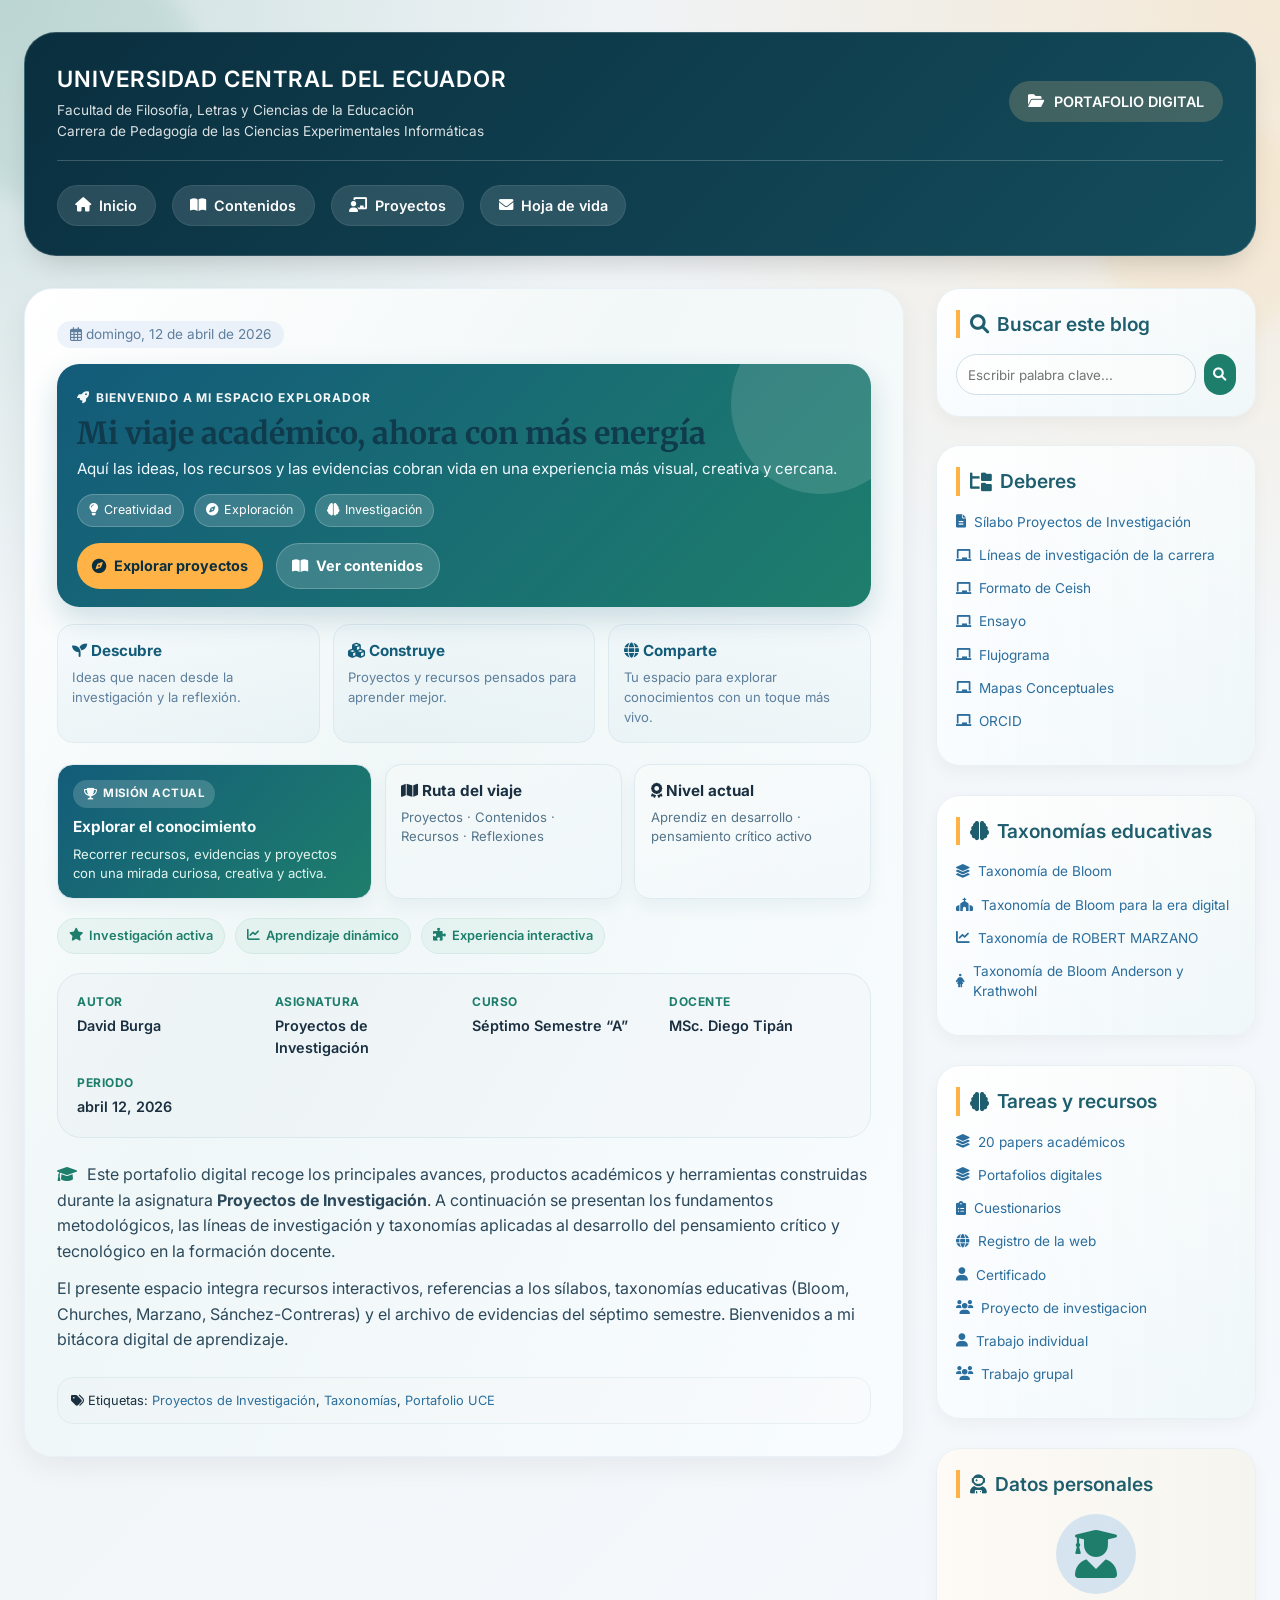
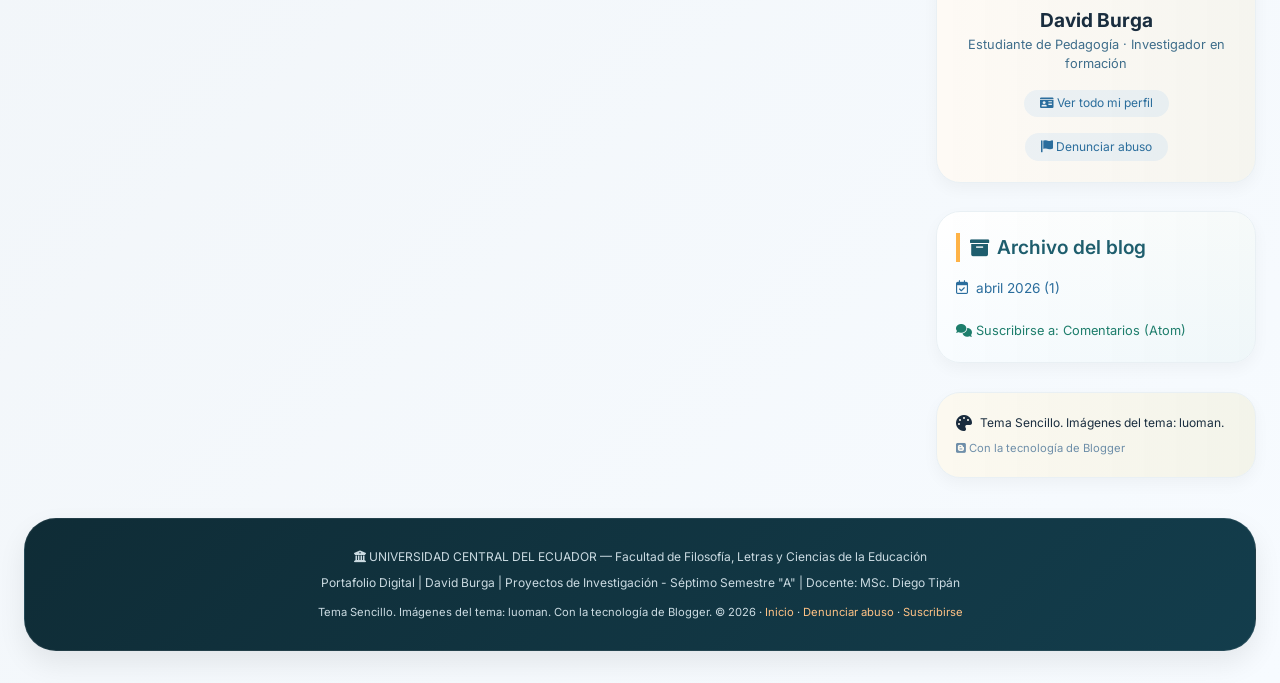
<file: index.html>
<!DOCTYPE html>
<html lang="es">
<head>
  <meta charset="UTF-8">
  <meta name="viewport" content="width=device-width, initial-scale=1.0, viewport-fit=cover">
  <meta name="description" content="Portafolio digital de David Burga - Proyectos de Investigación, UCE. Evidencias, taxonomías y recursos académicos.">
  <title>Explora mi viaje de investigación | David Burga | UCE</title>
  <!-- Google Fonts & Font Awesome 6 -->
  <link href="https://fonts.googleapis.com/css2?family=Inter:opsz,wght@14..32,300;14..32,400;14..32,500;14..32,600;14..32,700&family=Merriweather:ital,wght@0,400;0,700;1,400&display=swap" rel="stylesheet">
  <link rel="stylesheet" href="https://cdnjs.cloudflare.com/ajax/libs/font-awesome/6.0.0-beta3/css/all.min.css">
  <style>
    * {
      margin: 0;
      padding: 0;
      box-sizing: border-box;
    }

    body {
      background:
        radial-gradient(circle at top left, rgba(30,126,108,0.16), transparent 24%),
        radial-gradient(circle at top right, rgba(255,179,71,0.2), transparent 26%),
        linear-gradient(135deg, #eef2f5 0%, #f7fbff 100%);
      font-family: 'Inter', sans-serif;
      color: #1a2c3e;
      line-height: 1.5;
      min-height: 100vh;
    }

    .background-orbs {
      position: fixed;
      inset: 0;
      pointer-events: none;
      overflow: hidden;
      z-index: 0;
    }

    .orb {
      position: absolute;
      border-radius: 50%;
      filter: blur(10px);
      opacity: 0.5;
      animation: float 7s ease-in-out infinite;
    }

    .orb.one {
      width: 260px;
      height: 260px;
      background: rgba(30,126,108,0.18);
      top: -50px;
      left: -60px;
    }

    .orb.two {
      width: 220px;
      height: 220px;
      background: rgba(255,179,71,0.16);
      top: 120px;
      right: -40px;
      animation-duration: 9s;
    }

    .orb.three {
      width: 180px;
      height: 180px;
      background: rgba(19,91,122,0.16);
      bottom: -40px;
      left: 30%;
      animation-duration: 8s;
    }

    @keyframes float {
      0%, 100% { transform: translateY(0px) scale(1); }
      50% { transform: translateY(-16px) scale(1.04); }
    }

    .blog-wrapper {
      max-width: 1400px;
      margin: 2rem auto;
      padding: 0 1.5rem;
      position: relative;
      z-index: 1;
    }

    /* HEADER INSTITUCIONAL */
    .main-header {
      background: linear-gradient(135deg, #0a2f3f 0%, #144d5c 100%);
      border-radius: 2rem;
      padding: 1.8rem 2rem;
      margin-bottom: 2rem;
      box-shadow: 0 15px 30px -12px rgba(0,0,0,0.2);
      color: white;
      position: relative;
      overflow: hidden;
      border: 1px solid rgba(255,255,255,0.16);
    }

    .main-header::before {
      content: '';
      position: absolute;
      inset: 0;
      background: linear-gradient(120deg, transparent 0%, rgba(255,255,255,0.16) 45%, transparent 100%);
      transform: translateX(-100%);
      animation: shimmer 6s linear infinite;
      pointer-events: none;
    }

    @keyframes shimmer {
      100% { transform: translateX(100%); }
    }

    .uni-badge {
      display: flex;
      flex-wrap: wrap;
      justify-content: space-between;
      align-items: center;
      gap: 1rem;
      margin-bottom: 1.5rem;
      border-bottom: 1px solid rgba(255,255,255,0.2);
      padding-bottom: 1.2rem;
    }

    .uni-title h1 {
      font-size: 1.4rem;
      letter-spacing: 1px;
      font-weight: 600;
    }

    .uni-title p {
      font-size: 0.85rem;
      opacity: 0.85;
      margin-top: 0.3rem;
    }

    .portafolio-tag {
      background: rgba(255,215,150,0.2);
      backdrop-filter: blur(4px);
      padding: 0.6rem 1.2rem;
      border-radius: 60px;
      font-weight: 600;
      font-size: 0.9rem;
      display: flex;
      gap: 10px;
      align-items: center;
    }

    .nav-links {
      display: flex;
      flex-wrap: wrap;
      gap: 1rem;
      margin-top: 0.5rem;
    }

    .nav-links a {
      color: white;
      text-decoration: none;
      background: rgba(255,255,255,0.12);
      padding: 0.6rem 1.15rem;
      border-radius: 999px;
      font-weight: 600;
      transition: all 0.2s ease;
      font-size: 0.9rem;
      display: inline-flex;
      align-items: center;
      gap: 8px;
      box-shadow: inset 0 0 0 1px rgba(255,255,255,0.08);
    }

    .nav-links a:hover {
      background: #ffb347;
      color: #0a2f3f;
      transform: translateY(-2px);
      box-shadow: 0 8px 18px rgba(255,179,71,0.18);
    }

    /* GRID PRINCIPAL */
    .grid-container {
      display: grid;
      grid-template-columns: 1fr 320px;
      gap: 2rem;
    }

    /* POST CARD */
    .post-card {
      background: linear-gradient(145deg, #ffffff 0%, #f8fcff 100%);
      border-radius: 1.8rem;
      padding: 2rem;
      box-shadow: 0 10px 28px rgba(0,0,0,0.06);
      transition: transform 0.2s ease, box-shadow 0.2s ease;
      border: 1px solid #e8f1f7;
      position: relative;
      overflow: hidden;
    }

    .post-card::before {
      content: '';
      position: absolute;
      inset: 0;
      background: linear-gradient(120deg, transparent 0%, rgba(30,126,108,0.05) 40%, transparent 100%);
      pointer-events: none;
    }

    .post-card:hover {
      transform: translateY(-3px);
      box-shadow: 0 16px 32px rgba(0,0,0,0.08);
    }

    .post-meta {
      margin-bottom: 1rem;
    }

    .post-date {
      font-size: 0.85rem;
      color: #5f7f9e;
      background: #eef3fc;
      padding: 0.2rem 0.8rem;
      border-radius: 30px;
      display: inline-block;
    }

    .post-title {
      font-size: 1.9rem;
      font-weight: 700;
      font-family: 'Merriweather', serif;
      margin-bottom: 1.5rem;
      color: #0f3b4c;
      line-height: 1.2;
    }

    .info-academica {
      background: #f8fafd;
      border-radius: 1.5rem;
      padding: 1.2rem;
      margin: 1.2rem 0;
      border: 1px solid #e2edf2;
    }

    .info-grid {
      display: grid;
      grid-template-columns: repeat(auto-fit, minmax(150px, 1fr));
      gap: 1rem;
    }

    .info-item strong {
      color: #1e7e6c;
      font-size: 0.75rem;
      text-transform: uppercase;
      letter-spacing: 0.5px;
      display: block;
    }

    .info-item p {
      font-weight: 600;
      margin-top: 4px;
      font-size: 0.9rem;
    }

    .description-text {
      margin: 1.5rem 0;
      font-size: 1rem;
      color: #2c475b;
      line-height: 1.6;
    }

    .description-text i {
      margin-right: 6px;
    }

    .hero-banner {
      background: linear-gradient(135deg, #135b7a 0%, #1e7e6c 100%);
      border-radius: 1.4rem;
      padding: 1.25rem 1.25rem 1.1rem;
      color: white;
      margin-bottom: 1.1rem;
      box-shadow: 0 12px 28px rgba(19, 91, 122, 0.18);
      position: relative;
      overflow: hidden;
    }

    .hero-banner::after {
      content: '';
      position: absolute;
      width: 180px;
      height: 180px;
      background: rgba(255,255,255,0.13);
      border-radius: 50%;
      right: -40px;
      top: -50px;
      pointer-events: none;
    }

    .hero-eyebrow {
      display: inline-flex;
      align-items: center;
      gap: 6px;
      font-size: 0.75rem;
      font-weight: 700;
      letter-spacing: 0.08em;
      text-transform: uppercase;
      opacity: 0.95;
      margin-bottom: 0.55rem;
    }

    .hero-badges {
      display: flex;
      flex-wrap: wrap;
      gap: 0.6rem;
      margin-top: 0.8rem;
    }

    .hero-badge {
      background: rgba(255,255,255,0.16);
      border: 1px solid rgba(255,255,255,0.2);
      padding: 0.4rem 0.7rem;
      border-radius: 999px;
      font-size: 0.78rem;
      display: inline-flex;
      align-items: center;
      gap: 6px;
    }

    .hero-cta {
      display: flex;
      flex-wrap: wrap;
      gap: 0.8rem;
      margin-top: 1rem;
    }

    .hero-btn {
      text-decoration: none;
      padding: 0.7rem 0.95rem;
      border-radius: 999px;
      font-weight: 700;
      font-size: 0.9rem;
      display: inline-flex;
      align-items: center;
      gap: 8px;
      transition: transform 0.2s ease;
    }

    .hero-btn:hover {
      transform: translateY(-2px);
    }

    .hero-btn.primary {
      background: #ffb347;
      color: #0a2f3f;
    }

    .hero-btn.secondary {
      background: rgba(255,255,255,0.16);
      color: white;
      border: 1px solid rgba(255,255,255,0.22);
    }

    .mini-grid {
      display: grid;
      grid-template-columns: repeat(3, minmax(0, 1fr));
      gap: 0.8rem;
      margin: 1rem 0 1.3rem;
    }

    .mini-card {
      background: linear-gradient(180deg, #f9fcff 0%, #f2f8fb 100%);
      border: 1px solid #e5eef5;
      border-radius: 1rem;
      padding: 0.9rem;
      box-shadow: inset 0 1px 0 rgba(255,255,255,0.7);
      transition: transform 0.2s ease, box-shadow 0.2s ease, border-color 0.2s ease;
    }

    .mini-card:hover {
      transform: translateY(-2px);
      box-shadow: 0 10px 20px rgba(19, 91, 122, 0.08);
      border-color: #b8ddec;
    }

    .mini-card h3 {
      font-size: 0.95rem;
      color: #135b7a;
      margin-bottom: 0.35rem;
    }

    .mini-card p {
      font-size: 0.82rem;
      color: #5f7f9e;
    }

    .quest-board {
      display: grid;
      grid-template-columns: 1.2fr 0.9fr 0.9fr;
      gap: 0.8rem;
      margin: 1rem 0 1.2rem;
    }

    .quest-card {
      background: linear-gradient(145deg, #ffffff 0%, #f7fbff 100%);
      border: 1px solid #e5eef5;
      border-radius: 1rem;
      padding: 0.95rem;
      box-shadow: 0 8px 16px rgba(19, 91, 122, 0.06);
    }

    .quest-card.featured {
      background: linear-gradient(135deg, #135b7a 0%, #1e7e6c 100%);
      color: white;
    }

    .quest-card h3 {
      font-size: 0.95rem;
      margin-bottom: 0.35rem;
    }

    .quest-card p {
      font-size: 0.82rem;
      color: #56748b;
      line-height: 1.45;
    }

    .quest-card.featured p {
      color: #ebf9f3;
    }

    .status-pill {
      display: inline-flex;
      align-items: center;
      gap: 6px;
      padding: 0.35rem 0.65rem;
      border-radius: 999px;
      background: rgba(255,255,255,0.18);
      font-size: 0.72rem;
      font-weight: 700;
      margin-bottom: 0.5rem;
      text-transform: uppercase;
      letter-spacing: 0.04em;
    }

    .journey-strip {
      display: flex;
      flex-wrap: wrap;
      gap: 0.6rem;
      margin-top: 1rem;
    }

    .journey-chip {
      display: inline-flex;
      align-items: center;
      gap: 6px;
      padding: 0.45rem 0.7rem;
      border-radius: 999px;
      font-size: 0.8rem;
      color: #1e7e6c;
      background: #eef8f6;
      border: 1px solid #dcefe8;
      font-weight: 600;
    }

    /* SIDEBAR */
    .sidebar {
      display: flex;
      flex-direction: column;
      gap: 1.8rem;
    }

    .widget {
      background: linear-gradient(180deg, #ffffff 0%, #f8fcff 100%);
      border-radius: 1.5rem;
      padding: 1.3rem 1.2rem;
      box-shadow: 0 6px 16px rgba(0,0,0,0.04);
      border: 1px solid #e9f0f4;
      position: relative;
      overflow: hidden;
    }

    .widget::before {
      content: '';
      position: absolute;
      inset: 0;
      background: linear-gradient(90deg, transparent 0%, rgba(30,126,108,0.04) 100%);
      pointer-events: none;
    }

    .widget h3 {
      font-size: 1.2rem;
      font-weight: 600;
      margin-bottom: 1rem;
      display: flex;
      align-items: center;
      gap: 8px;
      color: #1f5e6e;
      border-left: 4px solid #ffb347;
      padding-left: 10px;
    }

    .search-box {
      display: flex;
      gap: 8px;
    }

    .search-box input {
      flex: 1;
      padding: 0.7rem;
      border: 1px solid #cfdfe8;
      border-radius: 60px;
      font-family: 'Inter', sans-serif;
      outline: none;
      transition: 0.2s;
    }

    .search-box input:focus {
      border-color: #1e7e6c;
    }

    .search-box button {
      background: #1e7e6c;
      border: none;
      color: white;
      width: 42px;
      border-radius: 60px;
      cursor: pointer;
      transition: background 0.2s;
    }

    .search-box button:hover {
      background: #0f5e50;
    }

    .contenidos-list, .taxo-list, .archive-list {
      list-style: none;
    }

    .contenidos-list li, .taxo-list li, .archive-list li {
      margin-bottom: 0.8rem;
    }

    .contenidos-list a, .taxo-list a, .archive-list a {
      text-decoration: none;
      color: #2c6e9e;
      display: flex;
      align-items: center;
      gap: 8px;
      font-size: 0.85rem;
      transition: 0.2s;
    }

    .contenidos-list a:hover, .taxo-list a:hover {
      color: #ff8c42;
      transform: translateX(4px);
    }

    .profile-card {
      text-align: center;
      background: #fefaf5;
    }
    .avatar {
      background: #d9e6f2;
      width: 80px;
      height: 80px;
      border-radius: 50%;
      display: flex;
      align-items: center;
      justify-content: center;
      margin: 0 auto 12px;
      color: #1e7e6c;
    }
    .profile-card h4 {
      font-size: 1.2rem;
    }
    .profile-links {
      margin-top: 1rem;
      display: flex;
      justify-content: center;
      gap: 1rem;
      flex-wrap: wrap;
    }
    .profile-links a {
      font-size: 0.75rem;
      text-decoration: none;
      background: #eef2f5;
      padding: 0.3rem 1rem;
      border-radius: 40px;
      color: #2c6e9e;
    }
    .subscribe-link {
      display: inline-block;
      margin-top: 10px;
      font-size: 0.8rem;
      color: #1e7e6c;
      text-decoration: none;
    }

    .footer-blog {
      margin-top: 2.5rem;
      background: linear-gradient(135deg, #0f2c36 0%, #133d4c 100%);
      color: #cbdbe2;
      text-align: center;
      padding: 1.8rem;
      border-radius: 2rem;
      font-size: 0.75rem;
      box-shadow: 0 12px 28px rgba(0,0,0,0.08);
      border: 1px solid rgba(255,255,255,0.08);
    }
    .footer-blog a {
      color: #ffc285;
      text-decoration: none;
    }
    .footer-blog a:hover {
      text-decoration: underline;
    }

    /* Etiquetas y pequeños detalles */
    .description-text a, .post-card a {
      color: #1e7e6c;
      text-decoration: none;
    }

    @media (max-width: 800px) {
      .grid-container {
        grid-template-columns: 1fr;
      }
      .blog-wrapper {
        padding: 0 1rem;
      }
      .post-title {
        font-size: 1.5rem;
      }
      .uni-title h1 {
        font-size: 1rem;
      }
      .mini-grid {
        grid-template-columns: 1fr;
      }
      .quest-board {
        grid-template-columns: 1fr;
      }
    }
  </style>
</head>
<body>
<div class="background-orbs">
  <div class="orb one"></div>
  <div class="orb two"></div>
  <div class="orb three"></div>
</div>
<div class="blog-wrapper">
  <!-- header institucional -->
  <header class="main-header">
    <div class="uni-badge">
      <div class="uni-title">
        <h1>UNIVERSIDAD CENTRAL DEL ECUADOR</h1>
        <p>Facultad de Filosofía, Letras y Ciencias de la Educación<br> Carrera de Pedagogía de las Ciencias Experimentales Informáticas</p>
      </div>
      <div class="portafolio-tag">
        <i class="fas fa-folder-open"></i> <span>PORTAFOLIO DIGITAL</span>
      </div>
    </div>
    <div class="nav-links">
      <a href="https://drackgamer17.github.io/pyi/"><i class="fas fa-home"></i> Inicio</a>
      <a href="https://drackgamer17.github.io/pyi/contenidos"><i class="fas fa-book-open"></i> Contenidos</a>
      <a href="https://drackgamer17.github.io/pyi/proyecto.html"><i class="fas fa-chalkboard-user"></i> Proyectos</a>
      <a href="https://drackgamer17.github.io/pyi/perfil"><i class="fas fa-envelope"></i> Hoja de vida</a>
    </div>
  </header>

  <!-- main grid: post principal + barra lateral -->
  <div class="grid-container">
    <!-- COLUMNA IZQUIERDA: entrada blog -->
    <main>
      <article class="post-card">
        <div class="post-meta">
          <span class="post-date"><i class="far fa-calendar-alt"></i> domingo, 12 de abril de 2026</span>
        </div>

        <div class="hero-banner">
          <p class="hero-eyebrow"><i class="fas fa-rocket"></i> Bienvenido a mi espacio explorador</p>
          <h2 class="post-title" style="margin-bottom: 0.4rem;">Mi viaje académico, ahora con más energía</h2>
          <p style="font-size: 0.95rem; color: #eff9ff;">Aquí las ideas, los recursos y las evidencias cobran vida en una experiencia más visual, creativa y cercana.</p>
          <div class="hero-badges">
            <span class="hero-badge"><i class="fas fa-lightbulb"></i> Creatividad</span>
            <span class="hero-badge"><i class="fas fa-compass"></i> Exploración</span>
            <span class="hero-badge"><i class="fas fa-brain"></i> Investigación</span>
          </div>
          <div class="hero-cta">
            <a class="hero-btn primary" href="proyecto.html"><i class="fas fa-compass"></i> Explorar proyectos</a>
            <a class="hero-btn secondary" href="contenidos.html"><i class="fas fa-book-open"></i> Ver contenidos</a>
          </div>
        </div>

        <div class="mini-grid">
          <div class="mini-card">
            <h3><i class="fas fa-seedling"></i> Descubre</h3>
            <p>Ideas que nacen desde la investigación y la reflexión.</p>
          </div>
          <div class="mini-card">
            <h3><i class="fas fa-cubes"></i> Construye</h3>
            <p>Proyectos y recursos pensados para aprender mejor.</p>
          </div>
          <div class="mini-card">
            <h3><i class="fas fa-globe"></i> Comparte</h3>
            <p>Tu espacio para explorar conocimientos con un toque más vivo.</p>
          </div>
        </div>

        <div class="quest-board">
          <div class="quest-card featured">
            <div class="status-pill"><i class="fas fa-trophy"></i> Misión actual</div>
            <h3>Explorar el conocimiento</h3>
            <p>Recorrer recursos, evidencias y proyectos con una mirada curiosa, creativa y activa.</p>
          </div>
          <div class="quest-card">
            <h3><i class="fas fa-map"></i> Ruta del viaje</h3>
            <p>Proyectos · Contenidos · Recursos · Reflexiones</p>
          </div>
          <div class="quest-card">
            <h3><i class="fas fa-award"></i> Nivel actual</h3>
            <p>Aprendiz en desarrollo · pensamiento crítico activo</p>
          </div>
        </div>

        <div class="journey-strip">
          <span class="journey-chip"><i class="fas fa-star"></i> Investigación activa</span>
          <span class="journey-chip"><i class="fas fa-chart-line"></i> Aprendizaje dinámico</span>
          <span class="journey-chip"><i class="fas fa-puzzle-piece"></i> Experiencia interactiva</span>
        </div>
        
        <div class="info-academica">
          <div class="info-grid">
            <div class="info-item"><strong>AUTOR</strong><p>David Burga</p></div>
            <div class="info-item"><strong>ASIGNATURA</strong><p>Proyectos de Investigación</p></div>
            <div class="info-item"><strong>CURSO</strong><p>Séptimo Semestre “A”</p></div>
            <div class="info-item"><strong>DOCENTE</strong><p>MSc. Diego Tipán</p></div>
            <div class="info-item"><strong>PERIODO</strong><p>abril 12, 2026</p></div>
          </div>
        </div>

        <div class="description-text">
          <p><i class="fas fa-graduation-cap" style="color:#1e7e6c;"></i> Este portafolio digital recoge los principales avances, productos académicos y herramientas construidas durante la asignatura <strong>Proyectos de Investigación</strong>. A continuación se presentan los fundamentos metodológicos, las líneas de investigación y taxonomías aplicadas al desarrollo del pensamiento crítico y tecnológico en la formación docente.</p>
          <p style="margin-top: 12px;">El presente espacio integra recursos interactivos, referencias a los sílabos, taxonomías educativas (Bloom, Churches, Marzano, Sánchez-Contreras) y el archivo de evidencias del séptimo semestre. Bienvenidos a mi bitácora digital de aprendizaje.</p>
        </div>

        <div style="margin-top: 1.5rem; font-size: 0.8rem; background:#f9fbfd; padding:0.8rem; border-radius:1rem; border:1px solid #e9f0f4;">
          <i class="fas fa-tags"></i> Etiquetas: <a href="#" style="color:#2c6e9e;">Proyectos de Investigación</a>, <a href="#" style="color:#2c6e9e;">Taxonomías</a>, <a href="#" style="color:#2c6e9e;">Portafolio UCE</a>
        </div>
      </article>
    </main>

    <!-- SIDEBAR mejorado sin enlaces rotos -->
    <aside class="sidebar">
      <div class="widget">
        <h3><i class="fas fa-search"></i> Buscar este blog</h3>
        <div class="search-box">
          <input type="text" placeholder="Escribir palabra clave..." aria-label="Buscar">
          <button aria-label="Buscar"><i class="fas fa-search"></i></button>
        </div>
      </div>

      <div class="widget">
        <h3><i class="fas fa-folder-tree"></i> Deberes</h3>
        <ul class="contenidos-list">
          <li><a href="https://drive.google.com/file/d/1t7Lj-R3OksJccdHIILRH9F65GdnZhEfA/view?usp=drive_link" target="_blank" rel="noopener"><i class="fas fa-file-alt"></i> Sílabo Proyectos de Investigación</a></li>
          <li><a href="https://drive.google.com/file/d/1Rm3MMBVq7rDy52YGpIwNsqoS1AtHbpjQ/view?usp=drive_link" target="_blank" rel="noopener"><i class="fas fa-chalkboard"></i> Líneas de investigación de la carrera</a></li>
          <li><a href="https://docs.google.com/document/d/1cMwmVBAXyPz440ENgQzS0Ck112_7zCUi/edit?usp=sharing&ouid=104832997962757612112&rtpof=true&sd=true" target="_blank" rel="noopener"><i class="fas fa-chalkboard"></i> Formato de Ceish</a></li>
          <li><a href="https://drive.google.com/file/d/1AKEJ0E4o187z-P74waFSIov5vOUY6Hoy/view?usp=sharing" target="_blank" rel="noopener"><i class="fas fa-chalkboard"></i> Ensayo</a></li>
          <li><a href="https://canva.link/5vdg8emf0b8y3rb" target="_blank" rel="noopener"><i class="fas fa-chalkboard"></i> Flujograma</a></li>
          <li><a href="https://drive.google.com/file/d/1LzB2R9wMpWjBp9FAdtW3TW_E2rtG-DtL/view?usp=sharing" target="_blank" rel="noopener"><i class="fas fa-chalkboard"></i> Mapas Conceptuales</a></li>
          <li><a href="https://drive.google.com/file/d/14M3kUhoTo5kqGcKUm_DwA9N6jUgLoK44/view?usp=sharing" target="_blank" rel="noopener"><i class="fas fa-chalkboard"></i> ORCID</a></li>
        </ul>
      </div>

      <div class="widget">
        <h3><i class="fas fa-brain"></i> Taxonomías educativas</h3>
        <ul class="taxo-list">
          <li><a href="https://drive.google.com/file/d/1A1AIRip7r0zSRIeEjxJnT6CIb3THP2K_/view?usp=sharing" target="_blank" rel="noopener"><i class="fas fa-layer-group"></i> Taxonomía de Bloom</a></li>
          <li><a href="https://drive.google.com/file/d/1YmLHzMNJfLg2WhDmHxytyLPuHwU-g4jb/view?usp=sharing" target="_blank" rel="noopener"><i class="fas fa-church"></i> Taxonomía de Bloom para la era digital</a></li>
          <li><a href="https://drive.google.com/file/d/1etFlv0DIbnYZFoRHfGlGEONSNH_mp4K1/view?usp=sharing" target="_blank" rel="noopener"><i class="fas fa-chart-line"></i> Taxonomía de ROBERT MARZANO</a></li>
          <li><a href="https://drive.google.com/file/d/1FDpXrAiu7VWa39_EpIAAbnVrDpyOxRbc/view?usp=sharing" target="_blank" rel="noopener"><i class="fas fa-female"></i> Taxonomía de Bloom Anderson y Krathwohl</a></li>
        </ul>
      </div>
    
      <div class="widget">
        <h3><i class="fas fa-brain"></i> Tareas y recursos</h3>
        <ul class="taxo-list">
          <li><a href="https://drive.google.com/drive/folders/1GiZVNaT_Cv4s0NdOU0Jur3ElstMS1gLC?usp=sharing" target="_blank" rel="noopener"><i class="fas fa-layer-group"></i> 20 papers académicos</a></li>
          <li><a href="https://drackgamer17.github.io/pyi/"><i class="fas fa-layer-group"></i> Portafolios digitales</a></li>
          <li><a href="https://drive.google.com/drive/folders/1BvsRUwsj76m7owR13y7jkL30TurNZ9Bh?usp=sharing" target="_blank" rel="noopener"><i class="fas fa-clipboard-list"></i> Cuestionarios</a></li>
          <li><a href="https://drive.google.com/file/d/1LzB2R9wMpWjBp9FAdtW3TW_E2rtG-DtL/view?usp=sharing" target="_blank" rel="noopener"><i class="fas fa-globe"></i> Registro de la web</a></li>
          <li><a href="https://drive.google.com/file/d/1vQInUquWXNdBBhGg0Nm3bz_glA4blmCH/view?usp=sharing" target="_blank" rel="noopener"><i class="fas fa-user"></i> Certificado</a></li>
          <li><a href="https://1drv.ms/w/c/edf1631ba650a211/IQBks-k5QNMPQrapkRRsL7neAbm94ih7189TZTS-LJURU-o?e=4UCEuG" target="_blank" rel="noopener"><i class="fas fa-users"></i> Proyecto de investigacion</a></li>
          <li><a href="https://drive.google.com/file/d/1oVX7BojB2JkPBbNEQaRjZfQm-sBgcvPe/view?usp=sharing" target="_blank" rel="noopener"><i class="fas fa-user"></i> Trabajo individual</a></li>
          <li><a href="https://drive.google.com/file/d/1-4gsjSHMXnkXW4UsbetzrsXCBN4byRWI/view?usp=sharing" target="_blank" rel="noopener"><i class="fas fa-users"></i> Trabajo grupal</a></li>
        </ul>
      </div>

      <div class="widget profile-card">
        <h3><i class="fas fa-user-astronaut"></i> Datos personales</h3>
        <div class="avatar">
          <i class="fas fa-user-graduate fa-3x"></i>
        </div>
        <h4>David Burga</h4>
        <p style="font-size: 0.8rem; color: #406e8c;">Estudiante de Pedagogía · Investigador en formación</p>
        <div class="profile-links">
          <a href="https://drackgamer17.github.io/pyi/perfil"><i class="fas fa-id-card"></i> Ver todo mi perfil</a>
          <a href="#"><i class="fas fa-flag"></i> Denunciar abuso</a>
        </div>
      </div>

      <div class="widget">
        <h3><i class="fas fa-archive"></i> Archivo del blog</h3>
        <ul class="archive-list">
          <li><a href="#"><i class="far fa-calendar-check"></i> abril 2026 (1)</a></li>
        </ul>
        <div style="margin-top: 12px;">
          <a href="#" class="subscribe-link"><i class="fas fa-comments"></i> Suscribirse a: Comentarios (Atom)</a>
        </div>
      </div>

      <div class="widget" style="background:#fcf9f0;">
        <div style="display:flex; align-items:center; gap:8px;">
          <i class="fas fa-palette"></i> <span style="font-size:0.75rem;">Tema Sencillo. Imágenes del tema: luoman.</span>
        </div>
        <div style="margin-top: 8px; font-size:0.7rem; color:#6f8faa;">
          <i class="fab fa-blogger"></i> Con la tecnología de Blogger
        </div>
      </div>
    </aside>
  </div>

  <footer class="footer-blog">
    <div><i class="fas fa-university"></i> UNIVERSIDAD CENTRAL DEL ECUADOR — Facultad de Filosofía, Letras y Ciencias de la Educación</div>
    <div style="margin-top: 8px;">Portafolio Digital | David Burga | Proyectos de Investigación - Séptimo Semestre "A" | Docente: MSc. Diego Tipán</div>
    <div style="margin-top: 12px; font-size: 0.7rem;">Tema Sencillo. Imágenes del tema: luoman. Con la tecnología de Blogger. © 2026 · <a href="#">Inicio</a> · <a href="#">Denunciar abuso</a> · <a href="#">Suscribirse</a></div>
  </footer>
</div>
</body>
</html>
</file>
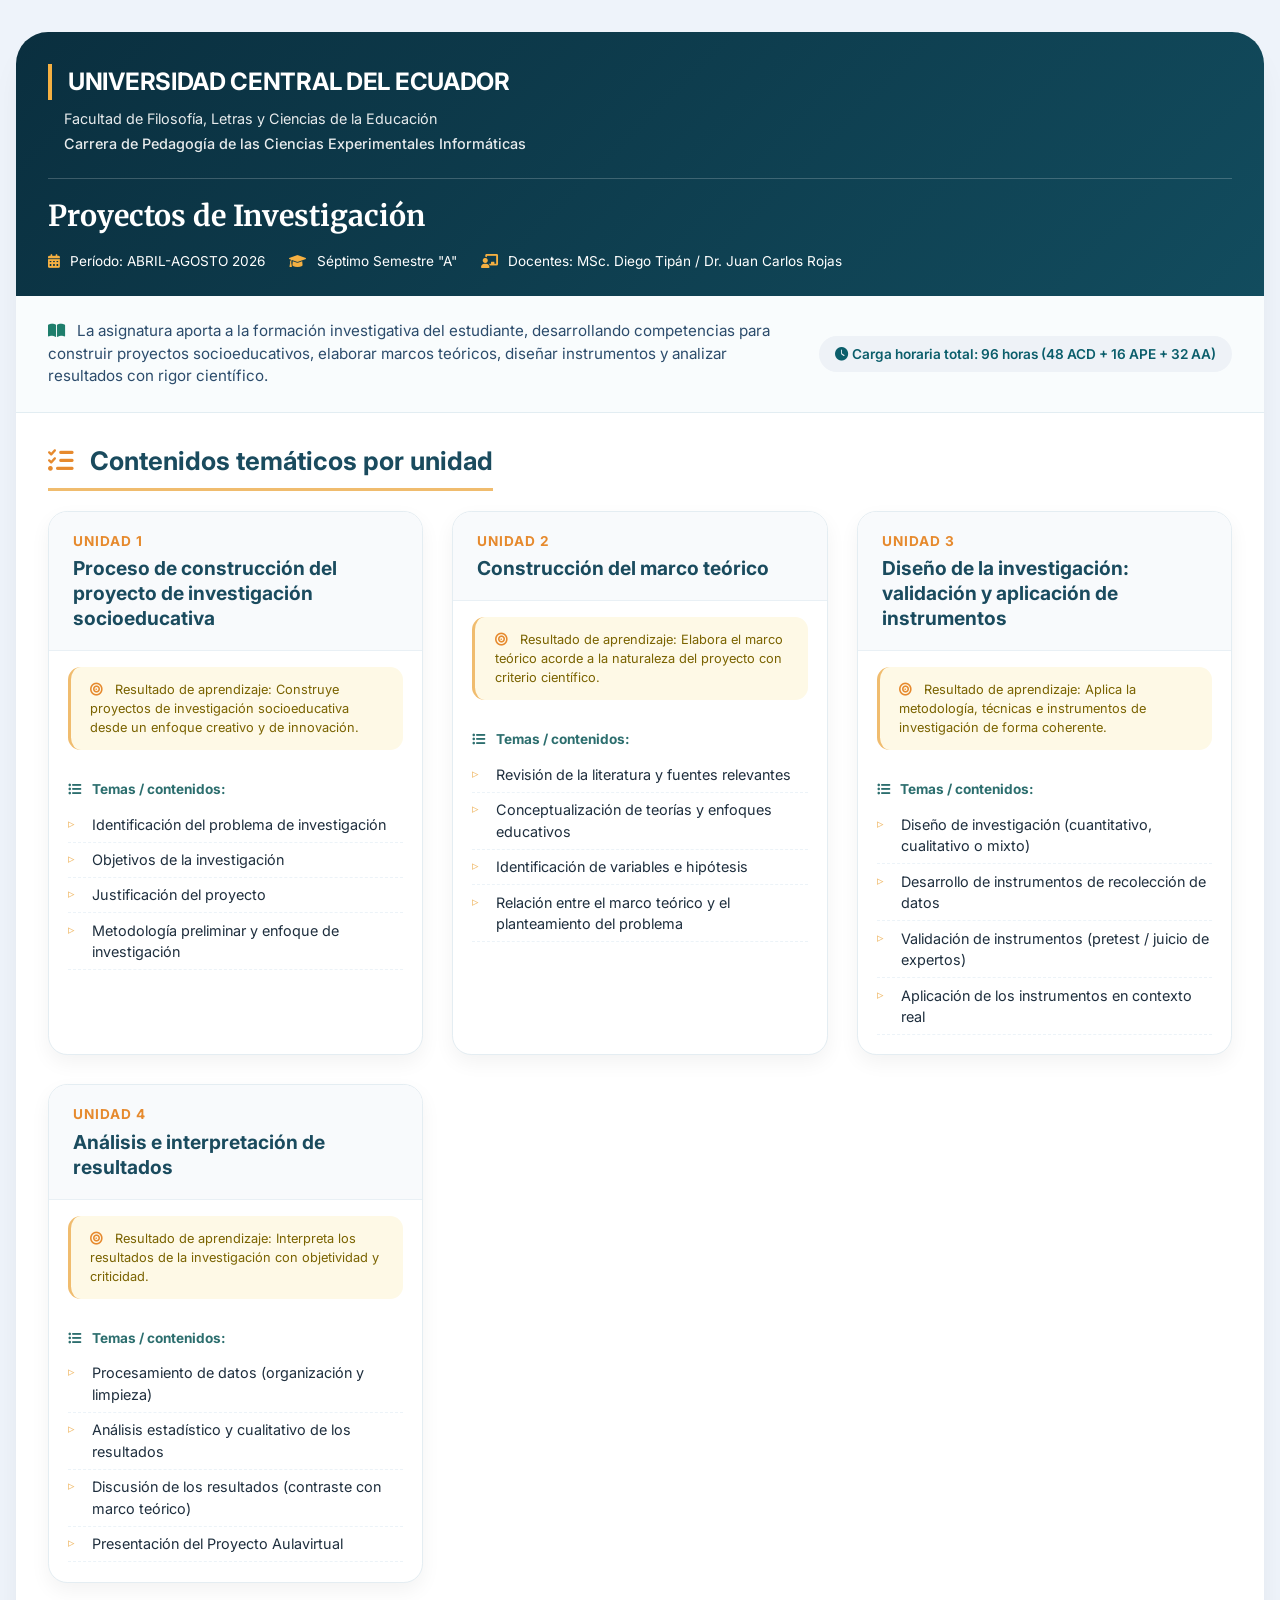
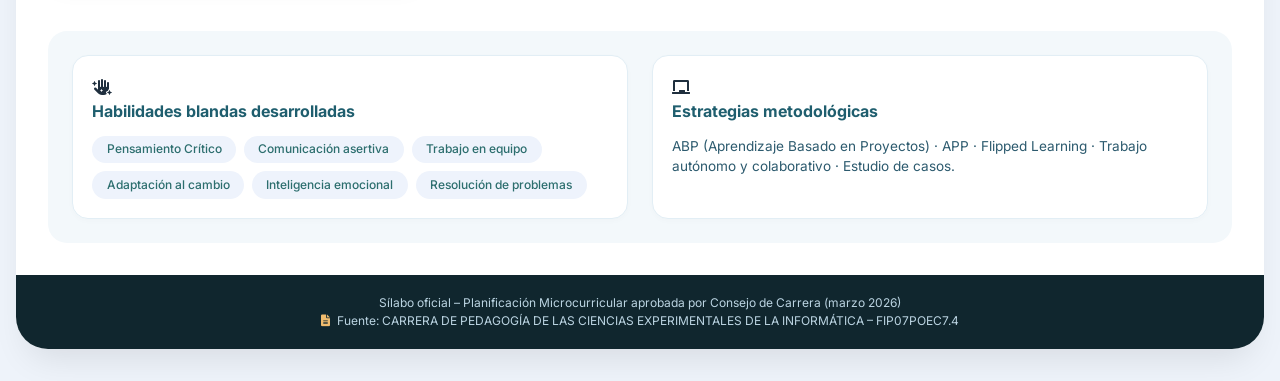
<file: contenidos.html>
<!DOCTYPE html>
<html lang="es">
<head>
  <meta charset="UTF-8">
  <meta name="viewport" content="width=device-width, initial-scale=1.0">
  <title>Contenidos - Proyectos de Investigación | UCE</title>
  <!-- Google Fonts + Font Awesome -->
  <link href="https://fonts.googleapis.com/css2?family=Inter:opsz,wght@14..32,400;14..32,500;14..32,600;14..32,700&family=Merriweather:wght@400;700&display=swap" rel="stylesheet">
  <link rel="stylesheet" href="https://cdnjs.cloudflare.com/ajax/libs/font-awesome/6.0.0-beta3/css/all.min.css">
  <link rel="stylesheet" href="contenidos.css">
</head>
<body>
  <div class="page-container">
    <!-- Encabezado institucional -->
    <header class="academic-header">
      <div class="university">
        <h1>UNIVERSIDAD CENTRAL DEL ECUADOR</h1>
        <p>Facultad de Filosofía, Letras y Ciencias de la Educación</p>
        <p class="career">Carrera de Pedagogía de las Ciencias Experimentales Informáticas</p>
      </div>
      <div class="course-info">
        <h2>Proyectos de Investigación</h2>
        <div class="details">
          <span><i class="fas fa-calendar-alt"></i> Período: ABRIL-AGOSTO 2026</span>
          <span><i class="fas fa-graduation-cap"></i> Séptimo Semestre "A"</span>
          <span><i class="fas fa-chalkboard-user"></i> Docentes: MSc. Diego Tipán / Dr. Juan Carlos Rojas</span>
        </div>
      </div>
    </header>

    <!-- Descripción de la asignatura -->
    <section class="description">
      <p><i class="fas fa-book-open"></i> La asignatura aporta a la formación investigativa del estudiante, desarrollando competencias para construir proyectos socioeducativos, elaborar marcos teóricos, diseñar instrumentos y analizar resultados con rigor científico.</p>
      <div class="hours-badge">
        <i class="fas fa-clock"></i> Carga horaria total: 96 horas (48 ACD + 16 APE + 32 AA)
      </div>
    </section>

    <!-- Contenidos organizados por unidades -->
    <section class="contenidos-principales">
      <h2 class="section-title"><i class="fas fa-tasks"></i> Contenidos temáticos por unidad</h2>
      <div class="units-grid">
        
        <!-- UNIDAD 1 -->
        <div class="unit-card">
          <div class="unit-header">
            <h3>Unidad 1</h3>
            <h4>Proceso de construcción del proyecto de investigación socioeducativa</h4>
          </div>
          <div class="learning-result">
            <i class="fas fa-bullseye"></i> Resultado de aprendizaje: Construye proyectos de investigación socioeducativa desde un enfoque creativo y de innovación.
          </div>
          <div class="topics-list">
            <p class="topics-title"><i class="fas fa-list-ul"></i> Temas / contenidos:</p>
            <ul>
              <li>Identificación del problema de investigación</li>
              <li>Objetivos de la investigación</li>
              <li>Justificación del proyecto</li>
              <li>Metodología preliminar y enfoque de investigación</li>
            </ul>
          </div>
        </div>

        <!-- UNIDAD 2 -->
        <div class="unit-card">
          <div class="unit-header">
            <h3>Unidad 2</h3>
            <h4>Construcción del marco teórico</h4>
          </div>
          <div class="learning-result">
            <i class="fas fa-bullseye"></i> Resultado de aprendizaje: Elabora el marco teórico acorde a la naturaleza del proyecto con criterio científico.
          </div>
          <div class="topics-list">
            <p class="topics-title"><i class="fas fa-list-ul"></i> Temas / contenidos:</p>
            <ul>
              <li>Revisión de la literatura y fuentes relevantes</li>
              <li>Conceptualización de teorías y enfoques educativos</li>
              <li>Identificación de variables e hipótesis</li>
              <li>Relación entre el marco teórico y el planteamiento del problema</li>
            </ul>
          </div>
        </div>

        <!-- UNIDAD 3 -->
        <div class="unit-card">
          <div class="unit-header">
            <h3>Unidad 3</h3>
            <h4>Diseño de la investigación: validación y aplicación de instrumentos</h4>
          </div>
          <div class="learning-result">
            <i class="fas fa-bullseye"></i> Resultado de aprendizaje: Aplica la metodología, técnicas e instrumentos de investigación de forma coherente.
          </div>
          <div class="topics-list">
            <p class="topics-title"><i class="fas fa-list-ul"></i> Temas / contenidos:</p>
            <ul>
              <li>Diseño de investigación (cuantitativo, cualitativo o mixto)</li>
              <li>Desarrollo de instrumentos de recolección de datos</li>
              <li>Validación de instrumentos (pretest / juicio de expertos)</li>
              <li>Aplicación de los instrumentos en contexto real</li>
            </ul>
          </div>
        </div>

        <!-- UNIDAD 4 -->
        <div class="unit-card">
          <div class="unit-header">
            <h3>Unidad 4</h3>
            <h4>Análisis e interpretación de resultados</h4>
          </div>
          <div class="learning-result">
            <i class="fas fa-bullseye"></i> Resultado de aprendizaje: Interpreta los resultados de la investigación con objetividad y criticidad.
          </div>
          <div class="topics-list">
            <p class="topics-title"><i class="fas fa-list-ul"></i> Temas / contenidos:</p>
            <ul>
              <li>Procesamiento de datos (organización y limpieza)</li>
              <li>Análisis estadístico y cualitativo de los resultados</li>
              <li>Discusión de los resultados (contraste con marco teórico)</li>
              <li>Presentación del Proyecto Aulavirtual</li>
            </ul>
          </div>
        </div>
      </div>
    </section>

    <!-- Información complementaria: habilidades blandas y enfoques -->
    <section class="extra-info">
      <div class="soft-skills">
        <i class="fas fa-hand-sparkles"></i>
        <h3>Habilidades blandas desarrolladas</h3>
        <div class="skills-list">
          <span>Pensamiento Crítico</span> <span>Comunicación asertiva</span> <span>Trabajo en equipo</span>
          <span>Adaptación al cambio</span> <span>Inteligencia emocional</span> <span>Resolución de problemas</span>
        </div>
      </div>
      <div class="methodology">
        <i class="fas fa-chalkboard"></i>
        <h3>Estrategias metodológicas</h3>
        <p>ABP (Aprendizaje Basado en Proyectos) · APP · Flipped Learning · Trabajo autónomo y colaborativo · Estudio de casos.</p>
      </div>
    </section>

    <!-- Pie de página -->
    <footer class="footer">
      <p>Sílabo oficial – Planificación Microcurricular aprobada por Consejo de Carrera (marzo 2026)</p>
      <p><i class="fas fa-file-alt"></i> Fuente: CARRERA DE PEDAGOGÍA DE LAS CIENCIAS EXPERIMENTALES DE LA INFORMÁTICA – FIP07POEC7.4</p>
    </footer>
  </div>
</body>
</html>
</file>
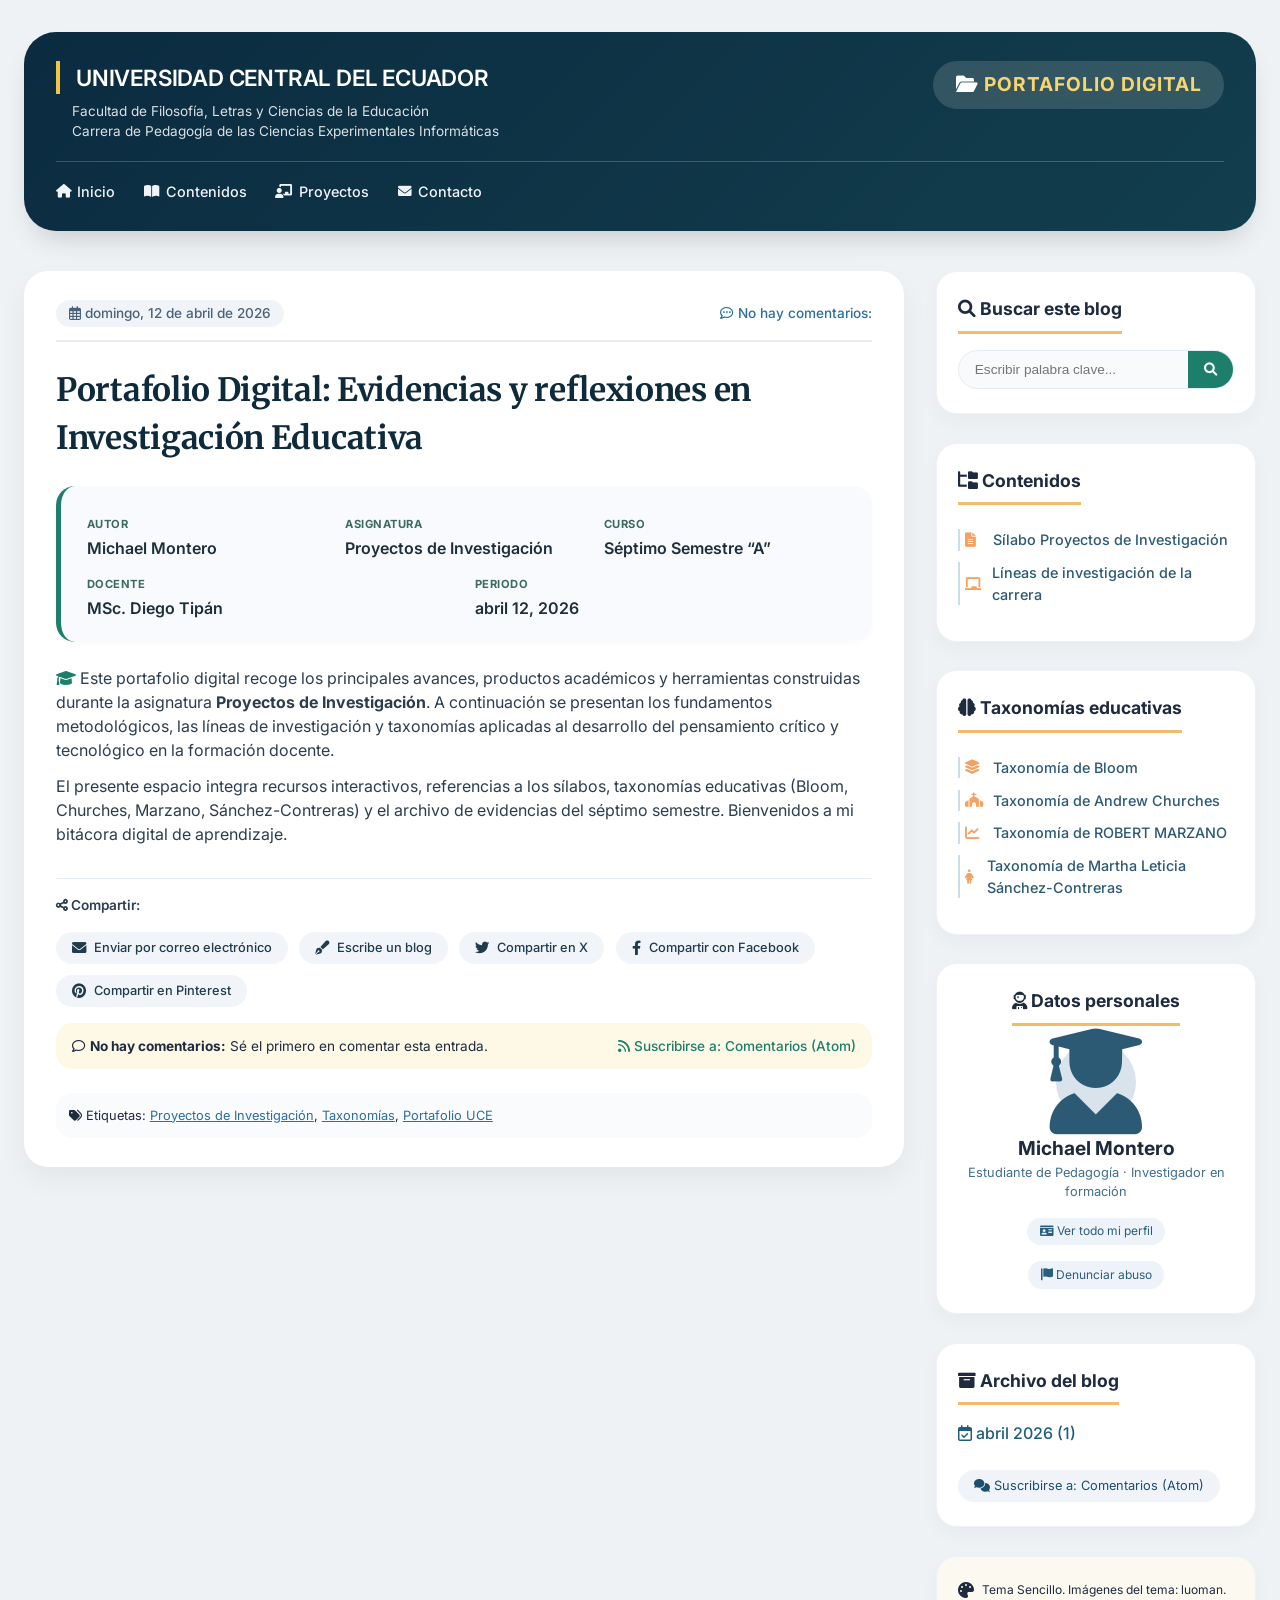
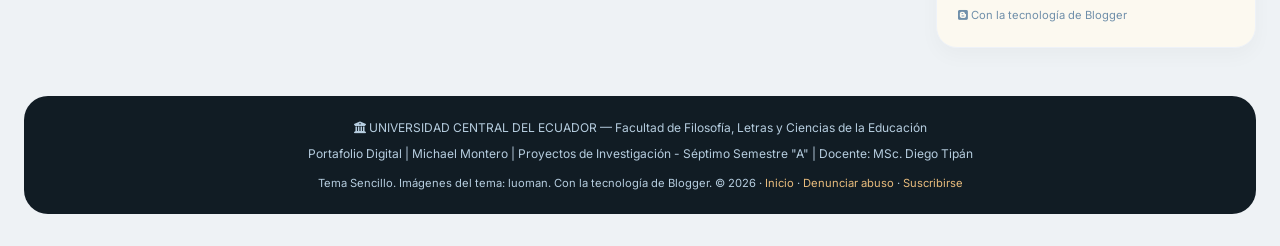
<file: index.html.html>
<!DOCTYPE html>
<html lang="es">
<head>
  <meta charset="UTF-8">
  <meta name="viewport" content="width=device-width, initial-scale=1.0, viewport-fit=cover">
  <title>Portafolio Digital | Michael Montero | UCE</title>
  <!-- Google Fonts & Font Awesome 6 -->
  <link href="https://fonts.googleapis.com/css2?family=Inter:opsz,wght@14..32,300;14..32,400;14..32,500;14..32,600;14..32,700&family=Merriweather:ital,wght@0,400;0,700;1,400&display=swap" rel="stylesheet">
  <link rel="stylesheet" href="https://cdnjs.cloudflare.com/ajax/libs/font-awesome/6.0.0-beta3/css/all.min.css">
  <!-- CSS externo -->
  <link rel="stylesheet" href="styles.css">
</head>
<body>
<div class="blog-wrapper">
  <!-- header institucional -->
  <header class="main-header">
    <div class="uni-badge">
      <div class="uni-title">
        <h1>UNIVERSIDAD CENTRAL DEL ECUADOR</h1>
        <p>Facultad de Filosofía, Letras y Ciencias de la Educación<br> Carrera de Pedagogía de las Ciencias Experimentales Informáticas</p>
      </div>
      <div class="portafolio-tag">
        <i class="fas fa-folder-open"></i> <span>PORTAFOLIO DIGITAL</span>
      </div>
    </div>
    <div class="nav-links">
      <a href="#"><i class="fas fa-home"></i> Inicio</a>
      <a href="#"><i class="fas fa-book-open"></i> Contenidos</a>
      <a href="#"><i class="fas fa-chalkboard-user"></i> Proyectos</a>
      <a href="#"><i class="fas fa-envelope"></i> Contacto</a>
    </div>
  </header>

  <!-- main grid: post principal + barra lateral -->
  <div class="grid-container">
    <!-- COLUMNA IZQUIERDA: entrada blog -->
    <main>
      <article class="post-card">
        <div class="post-meta">
          <span class="post-date"><i class="far fa-calendar-alt"></i> domingo, 12 de abril de 2026</span>
          <span class="post-comments-badge"><i class="far fa-comment-dots"></i> No hay comentarios:</span>
        </div>
        <h2 class="post-title">Portafolio Digital: Evidencias y reflexiones en Investigación Educativa</h2>
        
        <div class="info-academica">
          <div class="info-grid">
            <div class="info-item"><strong>AUTOR</strong><p>Michael Montero</p></div>
            <div class="info-item"><strong>ASIGNATURA</strong><p>Proyectos de Investigación</p></div>
            <div class="info-item"><strong>CURSO</strong><p>Séptimo Semestre “A”</p></div>
            <div class="info-item"><strong>DOCENTE</strong><p>MSc. Diego Tipán</p></div>
            <div class="info-item"><strong>PERIODO</strong><p>abril 12, 2026</p></div>
          </div>
        </div>

        <div class="description-text">
          <p><i class="fas fa-graduation-cap" style="color:#1e7e6c;"></i> Este portafolio digital recoge los principales avances, productos académicos y herramientas construidas durante la asignatura <strong>Proyectos de Investigación</strong>. A continuación se presentan los fundamentos metodológicos, las líneas de investigación y taxonomías aplicadas al desarrollo del pensamiento crítico y tecnológico en la formación docente.</p>
          <p style="margin-top: 12px;">El presente espacio integra recursos interactivos, referencias a los sílabos, taxonomías educativas (Bloom, Churches, Marzano, Sánchez-Contreras) y el archivo de evidencias del séptimo semestre. Bienvenidos a mi bitácora digital de aprendizaje.</p>
        </div>

        <div class="share-actions">
          <span class="share-label"><i class="fas fa-share-alt"></i> Compartir:</span>
          <div class="share-buttons">
            <a href="#" class="share-btn"><i class="fas fa-envelope"></i> Enviar por correo electrónico</a>
            <a href="#" class="share-btn"><i class="fas fa-pen-fancy"></i> Escribe un blog</a>
            <a href="#" class="share-btn"><i class="fab fa-twitter"></i> Compartir en X</a>
            <a href="#" class="share-btn"><i class="fab fa-facebook-f"></i> Compartir con Facebook</a>
            <a href="#" class="share-btn"><i class="fab fa-pinterest"></i> Compartir en Pinterest</a>
          </div>
        </div>

        <div class="no-comments-area">
          <span><i class="far fa-comment"></i> <strong>No hay comentarios:</strong> Sé el primero en comentar esta entrada.</span>
          <a href="#" style="color:#1e7e6c; text-decoration:none; font-weight:500;"><i class="fas fa-rss"></i> Suscribirse a: Comentarios (Atom)</a>
        </div>

        <div style="margin-top: 1.5rem; font-size: 0.8rem; background:#f9fbfd; padding:0.8rem; border-radius:1rem;">
          <i class="fas fa-tags"></i> Etiquetas: <a href="#" style="color:#2c6e9e;">Proyectos de Investigación</a>, <a href="#" style="color:#2c6e9e;">Taxonomías</a>, <a href="#" style="color:#2c6e9e;">Portafolio UCE</a>
        </div>
      </article>
    </main>

    <!-- SIDEBAR -->
    <aside class="sidebar">
      <div class="widget">
        <h3><i class="fas fa-search"></i> Buscar este blog</h3>
        <div class="search-box">
          <input type="text" placeholder="Escribir palabra clave...">
          <button><i class="fas fa-search"></i></button>
        </div>
      </div>

      <div class="widget">
        <h3><i class="fas fa-folder-tree"></i> Contenidos</h3>
        <ul class="contenidos-list">
          <li><a href="#"><i class="fas fa-file-alt"></i> Sílabo Proyectos de Investigación</a></li>
          <li><a href="#"><i class="fas fa-chalkboard"></i> Líneas de investigación de la carrera</a></li>
        </ul>
      </div>

      <div class="widget">
        <h3><i class="fas fa-brain"></i> Taxonomías educativas</h3>
        <ul class="taxo-list">
          <li><a href="#"><i class="fas fa-layer-group"></i> Taxonomía de Bloom</a></li>
          <li><a href="#"><i class="fas fa-church"></i> Taxonomía de Andrew Churches</a></li>
          <li><a href="#"><i class="fas fa-chart-line"></i> Taxonomía de ROBERT MARZANO</a></li>
          <li><a href="#"><i class="fas fa-female"></i> Taxonomía de Martha Leticia Sánchez-Contreras</a></li>
        </ul>
      </div>

      <div class="widget profile-card">
        <h3><i class="fas fa-user-astronaut"></i> Datos personales</h3>
        <div class="avatar">
          <i class="fas fa-user-graduate fa-3x"></i>
        </div>
        <h4>Michael Montero</h4>
        <p style="font-size: 0.8rem; color: #406e8c;">Estudiante de Pedagogía · Investigador en formación</p>
        <div class="profile-links">
          <a href="#"><i class="fas fa-id-card"></i> Ver todo mi perfil</a>
          <a href="#"><i class="fas fa-flag"></i> Denunciar abuso</a>
        </div>
      </div>

      <div class="widget">
        <h3><i class="fas fa-archive"></i> Archivo del blog</h3>
        <ul class="archive-list">
          <li><a href="#"><i class="far fa-calendar-check"></i> abril 2026 (1)</a></li>
        </ul>
        <div style="margin-top: 12px;">
          <a href="#" class="subscribe-link"><i class="fas fa-comments"></i> Suscribirse a: Comentarios (Atom)</a>
        </div>
      </div>

      <div class="widget" style="background:#fcf9f0;">
        <div style="display:flex; align-items:center; gap:8px;">
          <i class="fas fa-palette"></i> <span style="font-size:0.75rem;">Tema Sencillo. Imágenes del tema: luoman.</span>
        </div>
        <div style="margin-top: 8px; font-size:0.7rem; color:#6f8faa;">
          <i class="fab fa-blogger"></i> Con la tecnología de Blogger
        </div>
      </div>
    </aside>
  </div>

  <footer class="footer-blog">
    <div><i class="fas fa-university"></i> UNIVERSIDAD CENTRAL DEL ECUADOR — Facultad de Filosofía, Letras y Ciencias de la Educación</div>
    <div style="margin-top: 8px;">Portafolio Digital | Michael Montero | Proyectos de Investigación - Séptimo Semestre "A" | Docente: MSc. Diego Tipán</div>
    <div style="margin-top: 12px; font-size: 0.7rem;">Tema Sencillo. Imágenes del tema: luoman. Con la tecnología de Blogger. © 2026 · <a href="#">Inicio</a> · <a href="#">Denunciar abuso</a> · <a href="#">Suscribirse</a></div>
  </footer>
</div>
</body>
</html>
</file>
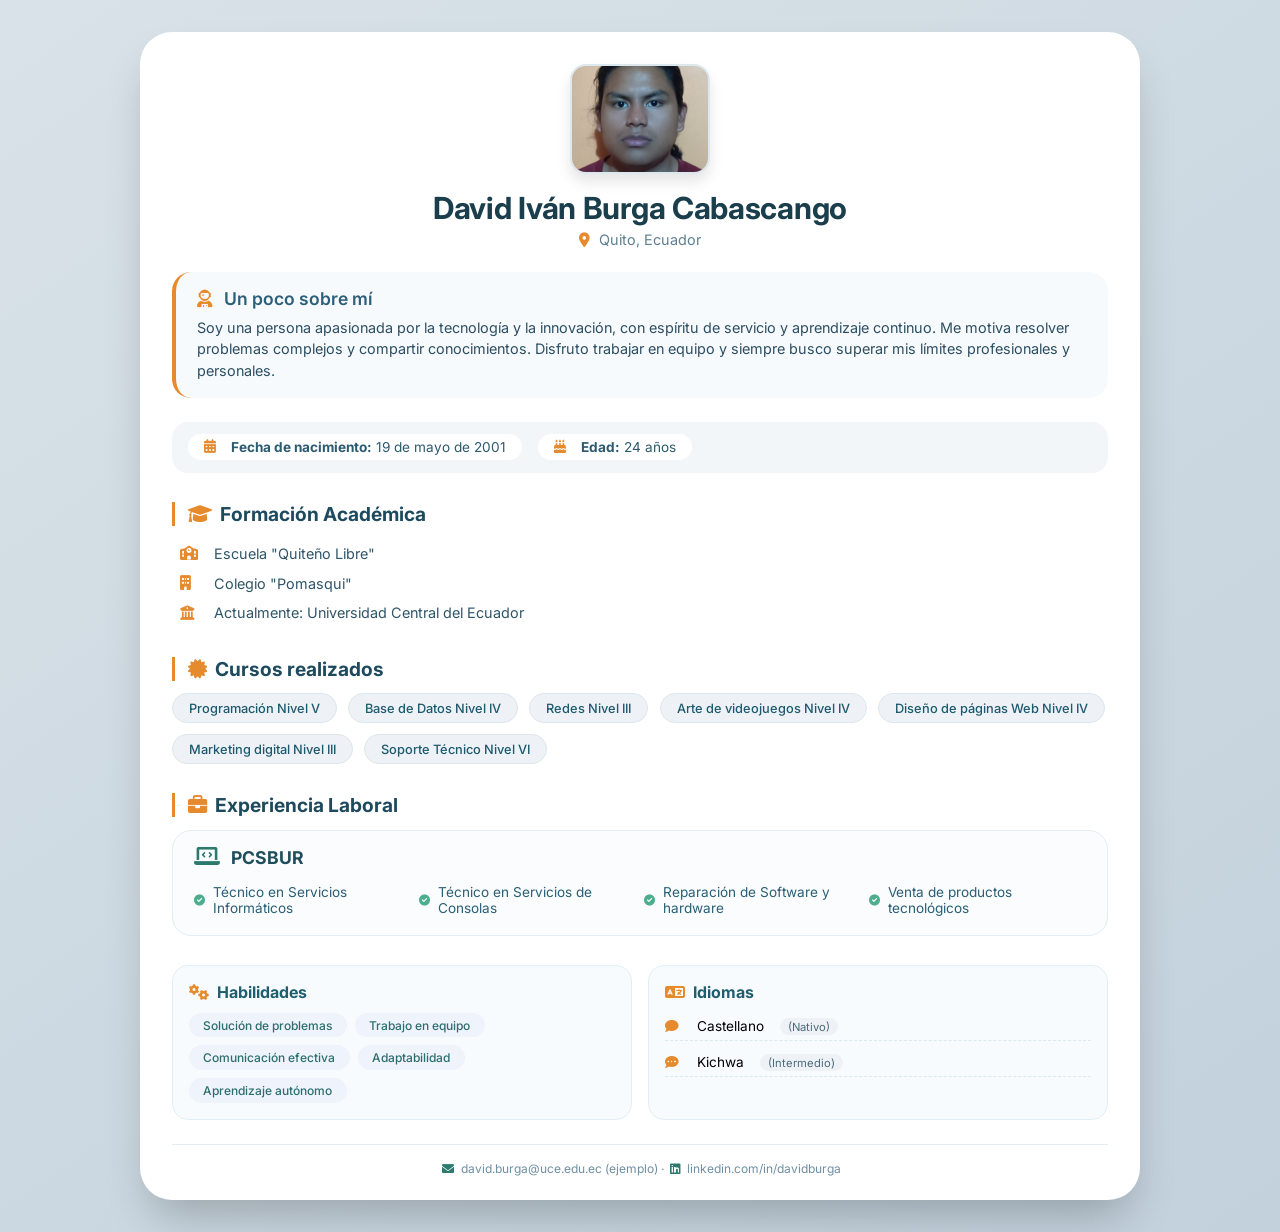
<file: perfil.html>
<!DOCTYPE html>
<html lang="es">
<head>
  <meta charset="UTF-8">
  <meta name="viewport" content="width=device-width, initial-scale=1.0">
  <title>David Iván Burga Cabascango | Perfil profesional</title>
  <!-- Google Fonts & Font Awesome -->
  <link href="https://fonts.googleapis.com/css2?family=Inter:opsz,wght@14..32,300;14..32,400;14..32,500;14..32,600;14..32,700&display=swap" rel="stylesheet">
  <link rel="stylesheet" href="https://cdnjs.cloudflare.com/ajax/libs/font-awesome/6.0.0-beta3/css/all.min.css">
  <link rel="stylesheet" href="perfil.css">
</head>
<body>
  <div class="profile-container">
    <!-- Tarjeta principal -->
    <div class="profile-card">
      
      <!-- Encabezado con avatar y nombre -->
      <div class="profile-header">
        <div class="avatar">
          <img src="img.jpeg" alt="Foto de David Burga">
        </div>
        <h1>David Iván Burga Cabascango</h1>
        <p class="tagline"><i class="fas fa-map-marker-alt"></i> Quito, Ecuador</p>
      </div>

      <!-- Sobre mí (máximo 5 líneas) -->
      <div class="bio-section">
        <h2><i class="fas fa-user-astronaut"></i> Un poco sobre mí</h2>
        <p>Soy una persona apasionada por la tecnología y la innovación, con espíritu de servicio y aprendizaje continuo. Me motiva resolver problemas complejos y compartir conocimientos. Disfruto trabajar en equipo y siempre busco superar mis límites profesionales y personales.</p>
        <!-- El párrafo anterior tiene 5 líneas en vista responsive, se ajusta al máximo solicitado -->
      </div>

      <!-- Información personal + edad -->
      <div class="info-grid">
        <div class="info-item">
          <i class="fas fa-calendar-alt"></i>
          <span><strong>Fecha de nacimiento:</strong> 19 de mayo de 2001</span>
        </div>
        <div class="info-item">
          <i class="fas fa-birthday-cake"></i>
          <span><strong>Edad:</strong> 24 años</span>
        </div>
      </div>

      <!-- Formación Académica -->
      <div class="section">
        <h2><i class="fas fa-graduation-cap"></i> Formación Académica</h2>
        <ul class="academic-list">
          <li><i class="fas fa-school"></i> Escuela "Quiteño Libre"</li>
          <li><i class="fas fa-building"></i> Colegio "Pomasqui"</li>
          <li><i class="fas fa-university"></i> Actualmente: Universidad Central del Ecuador</li>
        </ul>
      </div>

      <!-- Cursos realizados (en grid) -->
      <div class="section">
        <h2><i class="fas fa-certificate"></i> Cursos realizados</h2>
        <div class="courses-grid">
          <span class="course-badge">Programación Nivel V</span>
          <span class="course-badge">Base de Datos Nivel IV</span>
          <span class="course-badge">Redes Nivel III</span>
          <span class="course-badge">Arte de videojuegos Nivel IV</span>
          <span class="course-badge">Diseño de páginas Web Nivel IV</span>
          <span class="course-badge">Marketing digital Nivel III</span>
          <span class="course-badge">Soporte Técnico Nivel VI</span>
        </div>
      </div>

      <!-- Experiencia Laboral -->
      <div class="section">
        <h2><i class="fas fa-briefcase"></i> Experiencia Laboral</h2>
        <div class="experience-card">
          <div class="exp-header">
            <i class="fas fa-laptop-code"></i>
            <h3>PCSBUR</h3>
          </div>
          <ul class="exp-list">
            <li><i class="fas fa-check-circle"></i> Técnico en Servicios Informáticos</li>
            <li><i class="fas fa-check-circle"></i> Técnico en Servicios de Consolas</li>
            <li><i class="fas fa-check-circle"></i> Reparación de Software y hardware</li>
            <li><i class="fas fa-check-circle"></i> Venta de productos tecnológicos</li>
          </ul>
        </div>
      </div>

      <!-- Habilidades e idiomas -->
      <div class="skills-languages">
        <div class="skills-box">
          <h2><i class="fas fa-cogs"></i> Habilidades</h2>
          <div class="skills-tags">
            <span>Solución de problemas</span>
            <span>Trabajo en equipo</span>
            <span>Comunicación efectiva</span>
            <span>Adaptabilidad</span>
            <span>Aprendizaje autónomo</span>
          </div>
        </div>
        <div class="languages-box">
          <h2><i class="fas fa-language"></i> Idiomas</h2>
          <div class="language-item">
            <i class="fas fa-comment"></i> Castellano <span class="level">(Nativo)</span>
          </div>
          <div class="language-item">
            <i class="fas fa-comment-dots"></i> Kichwa <span class="level">(Intermedio)</span>
          </div>
        </div>
      </div>

      <!-- Footer / contacto simbólico -->
      <div class="profile-footer">
        <i class="fas fa-envelope"></i> david.burga@uce.edu.ec (ejemplo) · 
        <i class="fab fa-linkedin"></i> linkedin.com/in/davidburga
      </div>
    </div>
  </div>
</body>
</html>
</file>
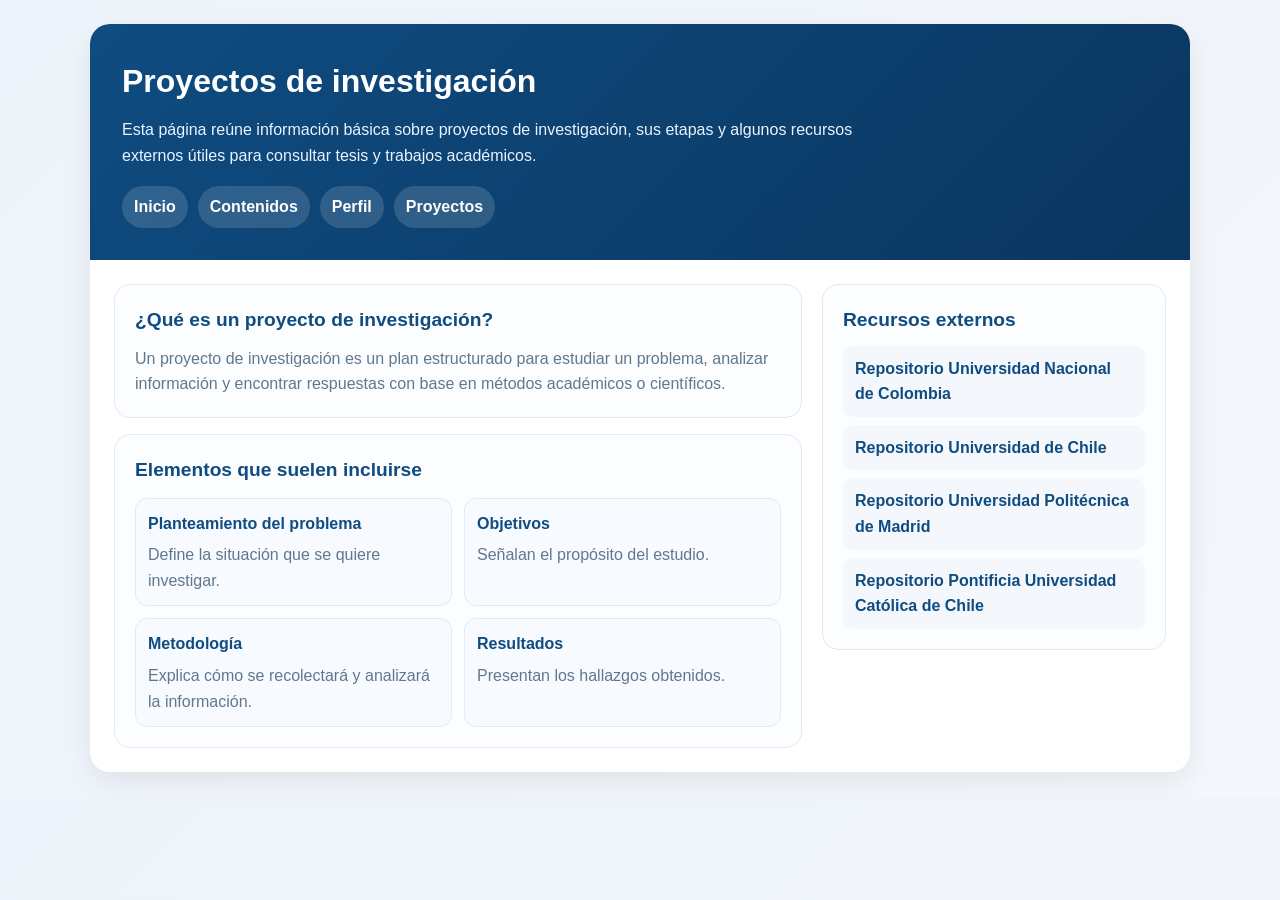
<file: proyecto.html>
<!DOCTYPE html>
<html lang="es">
<head>
  <meta charset="UTF-8">
  <meta name="viewport" content="width=device-width, initial-scale=1.0">
  <title>Proyectos de Investigación</title>
  <style>
    :root {
      --bg: #f4f7fb;
      --card: #ffffff;
      --primary: #0f4c81;
      --accent: #ffb84d;
      --text: #213547;
      --muted: #60788d;
      --border: #e3eaf2;
    }

    * { box-sizing: border-box; margin: 0; padding: 0; }
    body {
      font-family: Arial, Helvetica, sans-serif;
      background: linear-gradient(135deg, #eef4fb 0%, var(--bg) 100%);
      color: var(--text);
      line-height: 1.6;
      padding: 24px;
    }

    .container {
      max-width: 1100px;
      margin: 0 auto;
      background: var(--card);
      border-radius: 20px;
      box-shadow: 0 10px 30px rgba(0,0,0,0.08);
      overflow: hidden;
    }

    .hero {
      background: linear-gradient(135deg, var(--primary) 0%, #0a365f 100%);
      color: white;
      padding: 32px;
    }

    .hero h1 {
      font-size: 2rem;
      margin-bottom: 10px;
    }

    .hero p {
      max-width: 760px;
      color: #eaf4ff;
    }

    .nav {
      display: flex;
      flex-wrap: wrap;
      gap: 10px;
      margin-top: 18px;
    }

    .nav a {
      text-decoration: none;
      color: white;
      background: rgba(255,255,255,0.14);
      padding: 8px 12px;
      border-radius: 999px;
      font-weight: 600;
    }

    .content {
      display: grid;
      grid-template-columns: 2fr 1fr;
      gap: 20px;
      padding: 24px;
    }

    .card {
      background: #fcfdff;
      border: 1px solid var(--border);
      border-radius: 16px;
      padding: 20px;
    }

    .card h2 {
      color: var(--primary);
      margin-bottom: 10px;
      font-size: 1.2rem;
    }

    .card p, .card li {
      color: var(--muted);
    }

    .grid {
      display: grid;
      grid-template-columns: repeat(2, 1fr);
      gap: 12px;
      margin-top: 12px;
    }

    .mini {
      background: #f7faff;
      border: 1px solid var(--border);
      border-radius: 12px;
      padding: 12px;
    }

    .mini h3 {
      color: var(--primary);
      font-size: 1rem;
      margin-bottom: 6px;
    }

    .links {
      list-style: none;
      display: grid;
      gap: 8px;
      margin-top: 10px;
    }

    .links a {
      display: block;
      text-decoration: none;
      background: #f4f8fc;
      color: var(--primary);
      padding: 10px 12px;
      border-radius: 10px;
      font-weight: 600;
    }

    @media (max-width: 800px) {
      .content { grid-template-columns: 1fr; }
      .grid { grid-template-columns: 1fr; }
    }
  </style>
</head>
<body>
  <div class="container">
    <header class="hero">
      <h1>Proyectos de investigación</h1>
      <p>Esta página reúne información básica sobre proyectos de investigación, sus etapas y algunos recursos externos útiles para consultar tesis y trabajos académicos.</p>
      <nav class="nav">
        <a href="index.html">Inicio</a>
        <a href="contenidos.html">Contenidos</a>
        <a href="perfil.html">Perfil</a>
        <a href="proyecto.html">Proyectos</a>
      </nav>
    </header>

    <main class="content">
      <section>
        <article class="card">
          <h2>¿Qué es un proyecto de investigación?</h2>
          <p>Un proyecto de investigación es un plan estructurado para estudiar un problema, analizar información y encontrar respuestas con base en métodos académicos o científicos.</p>
        </article>

        <article class="card" style="margin-top: 16px;">
          <h2>Elementos que suelen incluirse</h2>
          <div class="grid">
            <div class="mini">
              <h3>Planteamiento del problema</h3>
              <p>Define la situación que se quiere investigar.</p>
            </div>
            <div class="mini">
              <h3>Objetivos</h3>
              <p>Señalan el propósito del estudio.</p>
            </div>
            <div class="mini">
              <h3>Metodología</h3>
              <p>Explica cómo se recolectará y analizará la información.</p>
            </div>
            <div class="mini">
              <h3>Resultados</h3>
              <p>Presentan los hallazgos obtenidos.</p>
            </div>
          </div>
        </article>
      </section>

      <aside>
        <article class="card">
          <h2>Recursos externos</h2>
          <ul class="links">
            <li><a href="https://repositorio.unal.edu.co/" target="_blank" rel="noopener noreferrer">Repositorio Universidad Nacional de Colombia</a></li>
            <li><a href="https://repositorio.uchile.cl/" target="_blank" rel="noopener noreferrer">Repositorio Universidad de Chile</a></li>
            <li><a href="https://oa.upm.es/" target="_blank" rel="noopener noreferrer">Repositorio Universidad Politécnica de Madrid</a></li>
            <li><a href="https://repositorio.uc.cl/" target="_blank" rel="noopener noreferrer">Repositorio Pontificia Universidad Católica de Chile</a></li>
          </ul>
        </article>
      </aside>
    </main>
  </div>
</body>
</html>
</file>
<file: contenidos.css>
* {
  margin: 0;
  padding: 0;
  box-sizing: border-box;
}

body {
  background: #eef3fa;
  font-family: 'Inter', sans-serif;
  color: #1f2f3e;
  line-height: 1.5;
  padding: 2rem 1rem;
}

.page-container {
  max-width: 1280px;
  margin: 0 auto;
  background: white;
  border-radius: 2rem;
  box-shadow: 0 20px 35px -12px rgba(0,0,0,0.1);
  overflow: hidden;
}

/* HEADER */
.academic-header {
  background: linear-gradient(135deg, #0a2f3f 0%, #124c5e 100%);
  color: white;
  padding: 2rem 2rem 1.5rem 2rem;
}

.university h1 {
  font-size: 1.5rem;
  font-weight: 700;
  letter-spacing: -0.3px;
  border-left: 4px solid #f5b042;
  padding-left: 1rem;
  margin-bottom: 0.5rem;
}

.university p {
  font-size: 0.9rem;
  opacity: 0.9;
  margin-left: 1rem;
}

.career {
  font-weight: 500;
  margin-top: 0.2rem;
}

.course-info {
  margin-top: 1.5rem;
  padding-top: 1rem;
  border-top: 1px solid rgba(255,255,255,0.2);
}

.course-info h2 {
  font-size: 1.8rem;
  font-weight: 700;
  font-family: 'Merriweather', serif;
  margin-bottom: 0.8rem;
}

.details {
  display: flex;
  flex-wrap: wrap;
  gap: 1.5rem;
  font-size: 0.85rem;
}

.details i {
  margin-right: 0.4rem;
  color: #f5b042;
}

/* DESCRIPTION */
.description {
  background: #f9fcfd;
  padding: 1.5rem 2rem;
  border-bottom: 1px solid #e2edf2;
  display: flex;
  flex-wrap: wrap;
  justify-content: space-between;
  align-items: center;
  gap: 1rem;
}

.description p {
  flex: 2;
  font-size: 0.95rem;
  color: #2c4c6c;
}

.description p i {
  color: #1e7e6c;
  margin-right: 0.5rem;
}

.hours-badge {
  background: #eef2f7;
  padding: 0.5rem 1rem;
  border-radius: 60px;
  font-size: 0.85rem;
  font-weight: 600;
  color: #0b5e6b;
}

/* TÍTULO SECCIÓN */
.section-title {
  font-size: 1.6rem;
  font-weight: 700;
  margin: 1.8rem 2rem 1.2rem 2rem;
  padding-bottom: 0.5rem;
  border-bottom: 3px solid #f0bc6e;
  display: inline-block;
  color: #1a4b5e;
}

.section-title i {
  margin-right: 0.6rem;
  color: #e68a2e;
}

/* GRID DE UNIDADES */
.units-grid {
  display: grid;
  grid-template-columns: repeat(auto-fill, minmax(320px, 1fr));
  gap: 1.8rem;
  padding: 0 2rem 2rem 2rem;
}

.unit-card {
  background: #ffffff;
  border-radius: 1.2rem;
  box-shadow: 0 8px 20px rgba(0,0,0,0.05);
  transition: all 0.2s ease;
  border: 1px solid #e4edf2;
  overflow: hidden;
  display: flex;
  flex-direction: column;
}

.unit-card:hover {
  transform: translateY(-4px);
  box-shadow: 0 20px 25px -12px rgba(0,0,0,0.1);
  border-color: #cde0e8;
}

.unit-header {
  background: #f8fafc;
  padding: 1.2rem 1.5rem;
  border-bottom: 1px solid #e9f0f5;
}

.unit-header h3 {
  font-size: 0.85rem;
  text-transform: uppercase;
  letter-spacing: 1px;
  color: #e68a2e;
  font-weight: 700;
  margin-bottom: 0.3rem;
}

.unit-header h4 {
  font-size: 1.2rem;
  font-weight: 700;
  color: #1a4b5e;
  line-height: 1.3;
}

.learning-result {
  background: #fef9e6;
  padding: 0.8rem 1.2rem;
  font-size: 0.8rem;
  color: #7a6300;
  border-left: 3px solid #f0bc6e;
  margin: 1rem 1.2rem 0.8rem 1.2rem;
  border-radius: 0.8rem;
}

.learning-result i {
  margin-right: 0.5rem;
  color: #e68a2e;
}

.topics-list {
  padding: 0.2rem 1.2rem 1.2rem 1.2rem;
  flex: 1;
}

.topics-title {
  font-weight: 700;
  font-size: 0.85rem;
  margin: 0.8rem 0 0.5rem 0;
  color: #2c6e6e;
}

.topics-title i {
  margin-right: 0.4rem;
}

.topics-list ul {
  list-style: none;
  padding-left: 0;
}

.topics-list li {
  padding: 0.4rem 0 0.4rem 1.5rem;
  position: relative;
  font-size: 0.9rem;
  border-bottom: 1px dashed #ecf3f8;
}

.topics-list li::before {
  content: "▹";
  position: absolute;
  left: 0;
  color: #f0bc6e;
  font-size: 0.8rem;
}

/* INFO ADICIONAL */
.extra-info {
  display: grid;
  grid-template-columns: 1fr 1fr;
  gap: 1.5rem;
  background: #f3f8fb;
  margin: 1rem 2rem 2rem 2rem;
  border-radius: 1.2rem;
  padding: 1.5rem;
}

.soft-skills, .methodology {
  background: white;
  border-radius: 1rem;
  padding: 1.2rem;
  box-shadow: 0 2px 6px rgba(0,0,0,0.02);
  border: 1px solid #e2eef5;
}

.soft-skills h3, .methodology h3 {
  font-size: 1rem;
  font-weight: 700;
  margin-bottom: 0.8rem;
  display: flex;
  align-items: center;
  gap: 0.5rem;
  color: #1f5e6e;
}

.skills-list {
  display: flex;
  flex-wrap: wrap;
  gap: 0.5rem;
}

.skills-list span {
  background: #eef3fc;
  padding: 0.3rem 0.9rem;
  border-radius: 30px;
  font-size: 0.75rem;
  font-weight: 500;
  color: #2c6e6e;
}

.methodology p {
  font-size: 0.85rem;
  color: #2c5a6e;
}

/* FOOTER */
.footer {
  background: #10262e;
  color: #bbd4e2;
  text-align: center;
  padding: 1.2rem;
  font-size: 0.75rem;
  margin-top: 1rem;
}

.footer i {
  color: #f0bc6e;
  margin-right: 0.3rem;
}

/* RESPONSIVE */
@media (max-width: 780px) {
  .extra-info {
    grid-template-columns: 1fr;
    margin: 1rem 1rem 1.5rem 1rem;
  }
  .units-grid {
    padding: 0 1rem 1.5rem 1rem;
  }
  .section-title {
    margin-left: 1rem;
    font-size: 1.3rem;
  }
  .academic-header {
    padding: 1.2rem;
  }
  .course-info h2 {
    font-size: 1.4rem;
  }
  .description {
    flex-direction: column;
    align-items: flex-start;
  }
}
</file>
<file: styles.css>
* {
  margin: 0;
  padding: 0;
  box-sizing: border-box;
}

body {
  background: #eef2f5;
  font-family: 'Inter', sans-serif;
  color: #1e2a3e;
  line-height: 1.5;
}

.blog-wrapper {
  max-width: 1280px;
  margin: 2rem auto;
  padding: 0 1.5rem;
}

.main-header {
  background: linear-gradient(135deg, #0b2b40 0%, #123e4d 100%);
  color: white;
  border-radius: 2rem;
  padding: 1.8rem 2rem;
  margin-bottom: 2.5rem;
  box-shadow: 0 15px 30px -12px rgba(0,0,0,0.2);
}

.uni-badge {
  display: flex;
  justify-content: space-between;
  align-items: flex-start;
  flex-wrap: wrap;
  gap: 1rem;
}

.uni-title h1 {
  font-size: 1.4rem;
  font-weight: 600;
  letter-spacing: -0.2px;
  border-left: 4px solid #f4c542;
  padding-left: 1rem;
}

.uni-title p {
  font-size: 0.85rem;
  opacity: 0.85;
  margin-top: 0.4rem;
  padding-left: 1rem;
}

.portafolio-tag {
  background: rgba(255,255,240,0.15);
  backdrop-filter: blur(4px);
  padding: 0.6rem 1.4rem;
  border-radius: 60px;
  font-weight: 700;
  font-size: 1.2rem;
  letter-spacing: 1px;
}

.portafolio-tag span {
  color: #f9d56e;
}

.nav-links {
  margin-top: 1.2rem;
  display: flex;
  flex-wrap: wrap;
  gap: 1.8rem;
  border-top: 1px solid rgba(255,255,255,0.2);
  padding-top: 1.2rem;
}

.nav-links a {
  color: #f0f3f8;
  text-decoration: none;
  font-weight: 500;
  font-size: 0.9rem;
  transition: 0.2s;
  display: inline-flex;
  align-items: center;
  gap: 0.4rem;
}

.nav-links a i {
  font-size: 0.85rem;
}

.nav-links a:hover {
  color: #f9d56e;
  transform: translateY(-1px);
}

.grid-container {
  display: grid;
  grid-template-columns: 1fr 320px;
  gap: 2rem;
}

.post-card {
  background: white;
  border-radius: 1.5rem;
  box-shadow: 0 12px 28px rgba(0,0,0,0.05);
  overflow: hidden;
  padding: 1.8rem 2rem;
  margin-bottom: 2rem;
}

.post-meta {
  display: flex;
  flex-wrap: wrap;
  justify-content: space-between;
  align-items: baseline;
  border-bottom: 2px solid #e9edf2;
  padding-bottom: 0.8rem;
  margin-bottom: 1.5rem;
  font-size: 0.85rem;
  color: #4a627a;
}

.post-date {
  font-weight: 500;
  background: #f0f4f9;
  padding: 0.2rem 0.8rem;
  border-radius: 40px;
}

.post-comments-badge {
  color: #2c6e9e;
  font-weight: 500;
}

.post-title {
  font-family: 'Merriweather', serif;
  font-size: 2rem;
  font-weight: 700;
  margin: 0.5rem 0 1.2rem 0;
  color: #0f2b3b;
  letter-spacing: -0.3px;
}

.info-academica {
  background: #f8fafd;
  padding: 1.4rem 1.6rem;
  border-radius: 1.2rem;
  margin: 1.5rem 0;
  border-left: 5px solid #1e7e6c;
  box-shadow: 0 2px 6px rgba(0,0,0,0.02);
}

.info-grid {
  display: flex;
  flex-wrap: wrap;
  gap: 1rem;
  margin-top: 0.5rem;
}

.info-item {
  flex: 1 1 200px;
}

.info-item strong {
  display: block;
  font-size: 0.7rem;
  text-transform: uppercase;
  color: #3c6b5e;
  letter-spacing: 0.5px;
}

.info-item p {
  font-weight: 600;
  margin-top: 0.2rem;
  color: #1e2f3c;
}

.description-text {
  margin: 1.2rem 0;
  color: #2c3e4e;
}

.share-actions {
  display: flex;
  flex-wrap: wrap;
  align-items: center;
  gap: 1rem;
  margin: 2rem 0 1rem;
  padding-top: 1rem;
  border-top: 1px solid #e2e8f0;
}

.share-label {
  font-weight: 600;
  color: #2c3e50;
  font-size: 0.85rem;
}

.share-buttons {
  display: flex;
  flex-wrap: wrap;
  gap: 0.7rem;
}

.share-btn {
  background: #f1f5f9;
  padding: 0.4rem 1rem;
  border-radius: 50px;
  font-size: 0.8rem;
  text-decoration: none;
  color: #1f3b4c;
  transition: 0.2s;
  display: inline-flex;
  align-items: center;
  gap: 8px;
  font-weight: 500;
}

.share-btn i {
  font-size: 0.9rem;
}

.share-btn:hover {
  background: #e2eaf1;
  transform: translateY(-2px);
}

.no-comments-area {
  background: #fef9e6;
  padding: 0.8rem 1rem;
  border-radius: 1rem;
  margin-top: 1rem;
  font-size: 0.85rem;
  display: flex;
  flex-wrap: wrap;
  justify-content: space-between;
  align-items: center;
}

.sidebar {
  display: flex;
  flex-direction: column;
  gap: 1.8rem;
}

.widget {
  background: white;
  border-radius: 1.3rem;
  padding: 1.5rem 1.3rem;
  box-shadow: 0 8px 20px rgba(0,0,0,0.03);
  border: 1px solid #eef2f8;
}

.widget h3 {
  font-size: 1.1rem;
  font-weight: 700;
  margin-bottom: 1rem;
  padding-bottom: 0.5rem;
  border-bottom: 3px solid #f0bc6e;
  display: inline-block;
}

.search-box {
  display: flex;
  background: #f8fafc;
  border-radius: 60px;
  overflow: hidden;
  border: 1px solid #e2edf2;
}

.search-box input {
  flex: 1;
  padding: 0.7rem 1rem;
  border: none;
  background: transparent;
  font-size: 0.85rem;
  outline: none;
}

.search-box button {
  background: #1e7e6c;
  border: none;
  padding: 0 1rem;
  color: white;
  cursor: pointer;
  transition: 0.2s;
}

.taxo-list, .contenidos-list {
  list-style: none;
  margin-top: 0.5rem;
}

.taxo-list li, .contenidos-list li {
  margin-bottom: 0.7rem;
  padding-left: 0.3rem;
  border-left: 2px solid #cbdde9;
}

.taxo-list li a, .contenidos-list li a {
  text-decoration: none;
  color: #2c5a74;
  font-weight: 500;
  font-size: 0.9rem;
  display: flex;
  align-items: center;
  gap: 8px;
}

.taxo-list li a i, .contenidos-list li a i {
  width: 20px;
  color: #f4a261;
}

.profile-card {
  text-align: center;
}

.avatar {
  background: #d9e3ec;
  width: 80px;
  height: 80px;
  border-radius: 50%;
  display: flex;
  align-items: center;
  justify-content: center;
  margin: 0 auto 0.8rem;
  font-size: 2.2rem;
  color: #2c5a74;
}

.profile-card h4 {
  font-size: 1.2rem;
  font-weight: 700;
}

.profile-links {
  display: flex;
  justify-content: center;
  gap: 1rem;
  margin-top: 1rem;
  flex-wrap: wrap;
}

.profile-links a {
  font-size: 0.75rem;
  text-decoration: none;
  background: #eef3fa;
  padding: 0.3rem 0.8rem;
  border-radius: 40px;
  color: #2b5e7a;
}

.archive-list {
  list-style: none;
}

.archive-list li {
  margin-bottom: 0.5rem;
}

.archive-list a {
  text-decoration: none;
  font-weight: 500;
  color: #1f5e7e;
}

.subscribe-link {
  margin-top: 0.8rem;
  display: inline-block;
  background: #f0f4f9;
  padding: 0.4rem 1rem;
  border-radius: 40px;
  font-size: 0.8rem;
  text-decoration: none;
  color: #1c4e6e;
}

.footer-blog {
  margin-top: 3rem;
  background: #111c24;
  border-radius: 1.5rem;
  padding: 1.4rem 2rem;
  text-align: center;
  color: #b6cddf;
  font-size: 0.75rem;
}

.footer-blog a {
  color: #e9bc7d;
  text-decoration: none;
}

@media (max-width: 850px) {
  .grid-container {
    grid-template-columns: 1fr;
    gap: 1.5rem;
  }
  .blog-wrapper {
    padding: 0 1rem;
  }
  .post-title {
    font-size: 1.6rem;
  }
  .main-header {
    padding: 1.2rem;
  }
}
</file>
<file: perfil.css>
* {
  margin: 0;
  padding: 0;
  box-sizing: border-box;
}

body {
  background: linear-gradient(145deg, #d9e2e8 0%, #c2d1dc 100%);
  font-family: 'Inter', sans-serif;
  padding: 2rem 1rem;
  min-height: 100vh;
  display: flex;
  align-items: center;
  justify-content: center;
}

.profile-container {
  max-width: 1000px;
  margin: 0 auto;
}

.profile-card {
  background: #ffffff;
  border-radius: 2rem;
  box-shadow: 0 25px 45px -12px rgba(0,0,0,0.25);
  overflow: hidden;
  transition: transform 0.2s ease;
  padding: 2rem 2rem 1.5rem 2rem;
}

/* Header con avatar */
.profile-header {
  text-align: center;
  margin-bottom: 1.5rem;
}

.avatar {
  width: 140px;
  height: 110px;
  border-radius: 1rem;
  display: flex;
  align-items: center;
  justify-content: center;
  margin: 0 auto 1rem;
  box-shadow: 0 8px 14px rgba(0,0,0,0.1);
  overflow: hidden;
  background: #eef3fc;
  border: 2px solid #dce7ee;
}

.avatar img {
  width: 100%;
  height: 100%;
  object-fit: cover;
  display: block;
}

.profile-header h1 {
  font-size: 1.9rem;
  font-weight: 700;
  color: #1a3e4c;
  letter-spacing: -0.3px;
}

.tagline {
  color: #5f7f92;
  font-size: 0.9rem;
  margin-top: 0.3rem;
}

.tagline i {
  margin-right: 0.3rem;
  color: #e68a2e;
}

/* Bio sección (máximo 5 líneas en diseño) */
.bio-section {
  background: #f7fafd;
  padding: 1rem 1.3rem;
  border-radius: 1.2rem;
  margin-bottom: 1.5rem;
  border-left: 4px solid #e68a2e;
}

.bio-section h2 {
  font-size: 1.1rem;
  font-weight: 600;
  margin-bottom: 0.5rem;
  color: #2c5f7a;
}

.bio-section h2 i {
  margin-right: 0.5rem;
  color: #e68a2e;
}

.bio-section p {
  font-size: 0.9rem;
  line-height: 1.5;
  color: #2c4e62;
  margin: 0;
  /* garantiza que el texto no exceda 5 líneas aprox en desktop */
  display: -webkit-box;
  -webkit-line-clamp: 5;
  line-clamp: 5;
  -webkit-box-orient: vertical;
  overflow: hidden;
}

/* Grid información personal */
.info-grid {
  display: flex;
  flex-wrap: wrap;
  gap: 1rem;
  background: #f2f6f9;
  padding: 0.8rem 1rem;
  border-radius: 1rem;
  margin-bottom: 1.8rem;
}

.info-item {
  display: flex;
  align-items: center;
  gap: 0.5rem;
  font-size: 0.85rem;
  color: #2c5a6e;
  background: white;
  padding: 0.3rem 1rem;
  border-radius: 60px;
}

.info-item i {
  color: #e68a2e;
  width: 1.2rem;
}

/* Secciones generales */
.section {
  margin-bottom: 1.8rem;
}

.section h2 {
  font-size: 1.2rem;
  font-weight: 700;
  color: #1e4a5e;
  margin-bottom: 0.8rem;
  display: flex;
  align-items: center;
  gap: 0.5rem;
  border-left: 3px solid #e68a2e;
  padding-left: 0.8rem;
}

.section h2 i {
  color: #e68a2e;
}

.academic-list {
  list-style: none;
  padding-left: 0.5rem;
}

.academic-list li {
  padding: 0.4rem 0;
  display: flex;
  align-items: center;
  gap: 0.6rem;
  font-size: 0.9rem;
  color: #2f5568;
}

.academic-list li i {
  width: 1.5rem;
  color: #e68a2e;
}

/* Cursos grid */
.courses-grid {
  display: flex;
  flex-wrap: wrap;
  gap: 0.7rem;
  margin-top: 0.3rem;
}

.course-badge {
  background: #eef2f7;
  padding: 0.4rem 1rem;
  border-radius: 40px;
  font-size: 0.8rem;
  font-weight: 500;
  color: #1d5a6e;
  transition: all 0.2s;
  border: 1px solid #dce6ec;
}

.course-badge:hover {
  background: #e6c99c;
  color: #1e3e4a;
  transform: translateY(-2px);
}

/* Experiencia laboral */
.experience-card {
  background: #fafcfe;
  border: 1px solid #e2edf5;
  border-radius: 1.2rem;
  padding: 1rem 1.3rem;
}

.exp-header {
  display: flex;
  align-items: center;
  gap: 0.7rem;
  margin-bottom: 0.8rem;
}

.exp-header i {
  font-size: 1.3rem;
  color: #2c7a6e;
}

.exp-header h3 {
  font-size: 1.1rem;
  font-weight: 700;
  color: #1f4d5c;
}

.exp-list {
  list-style: none;
  display: grid;
  grid-template-columns: repeat(auto-fill, minmax(200px, 1fr));
  gap: 0.5rem;
}

.exp-list li {
  font-size: 0.85rem;
  display: flex;
  align-items: center;
  gap: 0.5rem;
  padding: 0.2rem 0;
  color: #2a5f74;
}

.exp-list li i {
  color: #4cae8c;
  font-size: 0.7rem;
}

/* Habilidades e idiomas */
.skills-languages {
  display: grid;
  grid-template-columns: 1fr 1fr;
  gap: 1rem;
  margin: 1.5rem 0 1rem;
}

.skills-box, .languages-box {
  background: #f8fbfe;
  border-radius: 1rem;
  padding: 1rem;
  border: 1px solid #e2eef5;
}

.skills-box h2, .languages-box h2 {
  font-size: 1rem;
  font-weight: 700;
  margin-bottom: 0.7rem;
  display: flex;
  align-items: center;
  gap: 0.5rem;
  color: #1f5e6e;
  border-left: none;
  padding-left: 0;
}

.skills-box h2 i, .languages-box h2 i {
  color: #e68a2e;
}

.skills-tags {
  display: flex;
  flex-wrap: wrap;
  gap: 0.5rem;
}

.skills-tags span {
  background: #eef3fc;
  padding: 0.3rem 0.9rem;
  border-radius: 30px;
  font-size: 0.75rem;
  font-weight: 500;
  color: #2c6e6e;
}

.language-item {
  display: flex;
  align-items: baseline;
  gap: 0.5rem;
  font-size: 0.85rem;
  margin-bottom: 0.5rem;
  padding: 0.3rem 0;
  border-bottom: 1px dashed #dce8f0;
}

.language-item i {
  width: 1.5rem;
  color: #e68a2e;
}

.level {
  font-size: 0.7rem;
  background: #eef2f7;
  padding: 0.1rem 0.5rem;
  border-radius: 20px;
  margin-left: 0.5rem;
  color: #4c6a78;
}

/* Footer */
.profile-footer {
  margin-top: 1.5rem;
  padding-top: 1rem;
  text-align: center;
  font-size: 0.75rem;
  color: #6f8fa3;
  border-top: 1px solid #e2edf2;
}

.profile-footer i {
  margin: 0 0.2rem;
  color: #2c7a6e;
}

/* Responsive */
@media (max-width: 680px) {
  .profile-card {
    padding: 1.2rem;
  }
  .skills-languages {
    grid-template-columns: 1fr;
  }
  .profile-header h1 {
    font-size: 1.4rem;
  }
  .avatar {
    width: 110px;
    height: 88px;
  }
  .avatar i {
    font-size: 3.2rem;
  }
  .exp-list {
    grid-template-columns: 1fr;
  }
}
</file>
